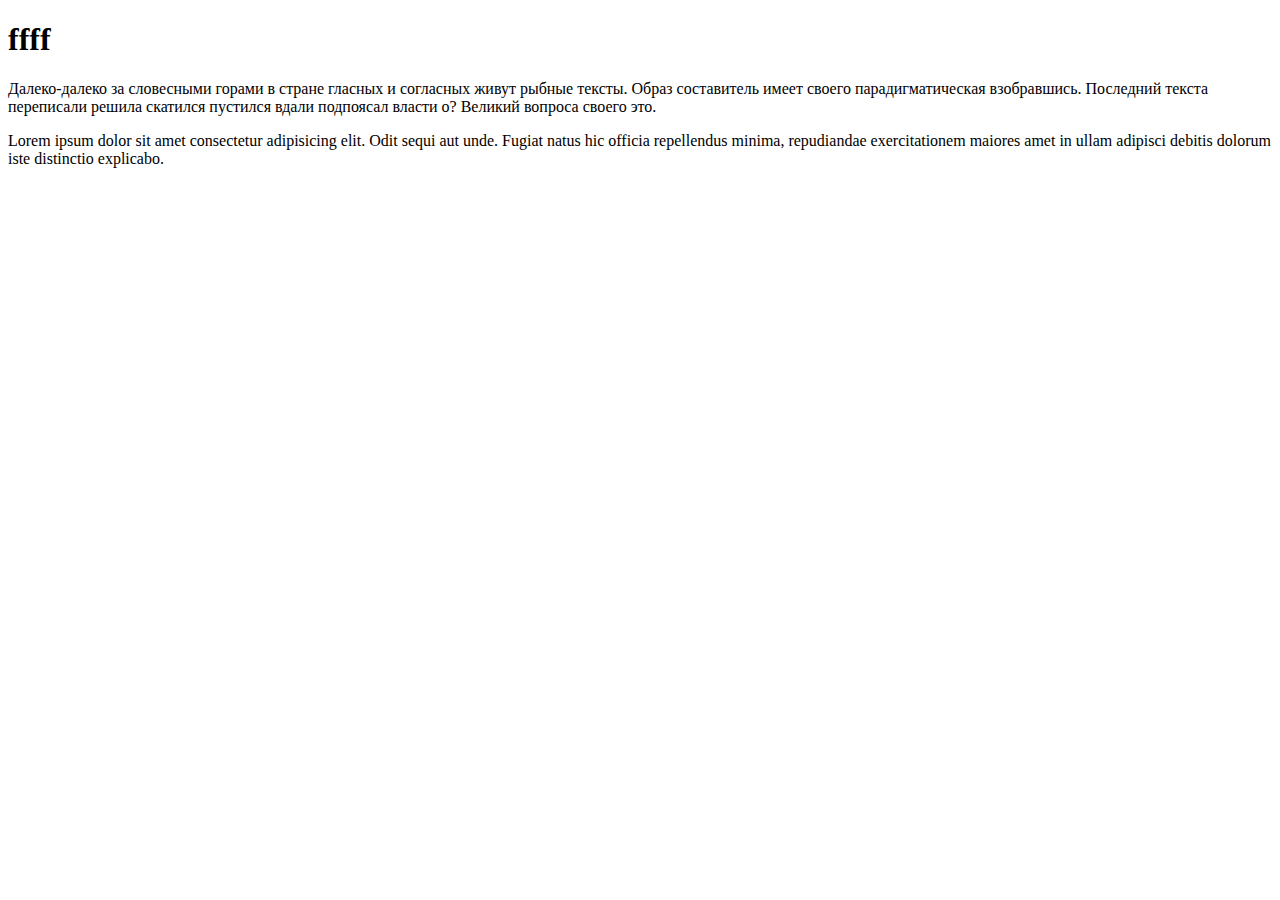
<file: index.html>
<!DOCTYPE html>
<html lang="en">

<head>
   <meta charset="UTF-8">
   <meta http-equiv="X-UA-Compatible" content="IE=edge">
   <meta name="viewport" content="width=device-width, initial-scale=1.0">
   <title>Document</title>
</head>

<body>
   <h1>ffff</h1>
   <p>Далеко-далеко за словесными горами в стране гласных и согласных живут рыбные тексты. Образ составитель имеет
      своего парадигматическая взобравшись. Последний текста переписали решила скатился пустился вдали подпоясал власти
      о? Великий вопроса своего это.</p>
   <p>Lorem ipsum dolor sit amet consectetur adipisicing elit. Odit sequi aut unde. Fugiat natus hic officia repellendus
      minima, repudiandae exercitationem maiores amet in ullam adipisci debitis dolorum iste distinctio explicabo.</p>
</body>

</html>
</file>
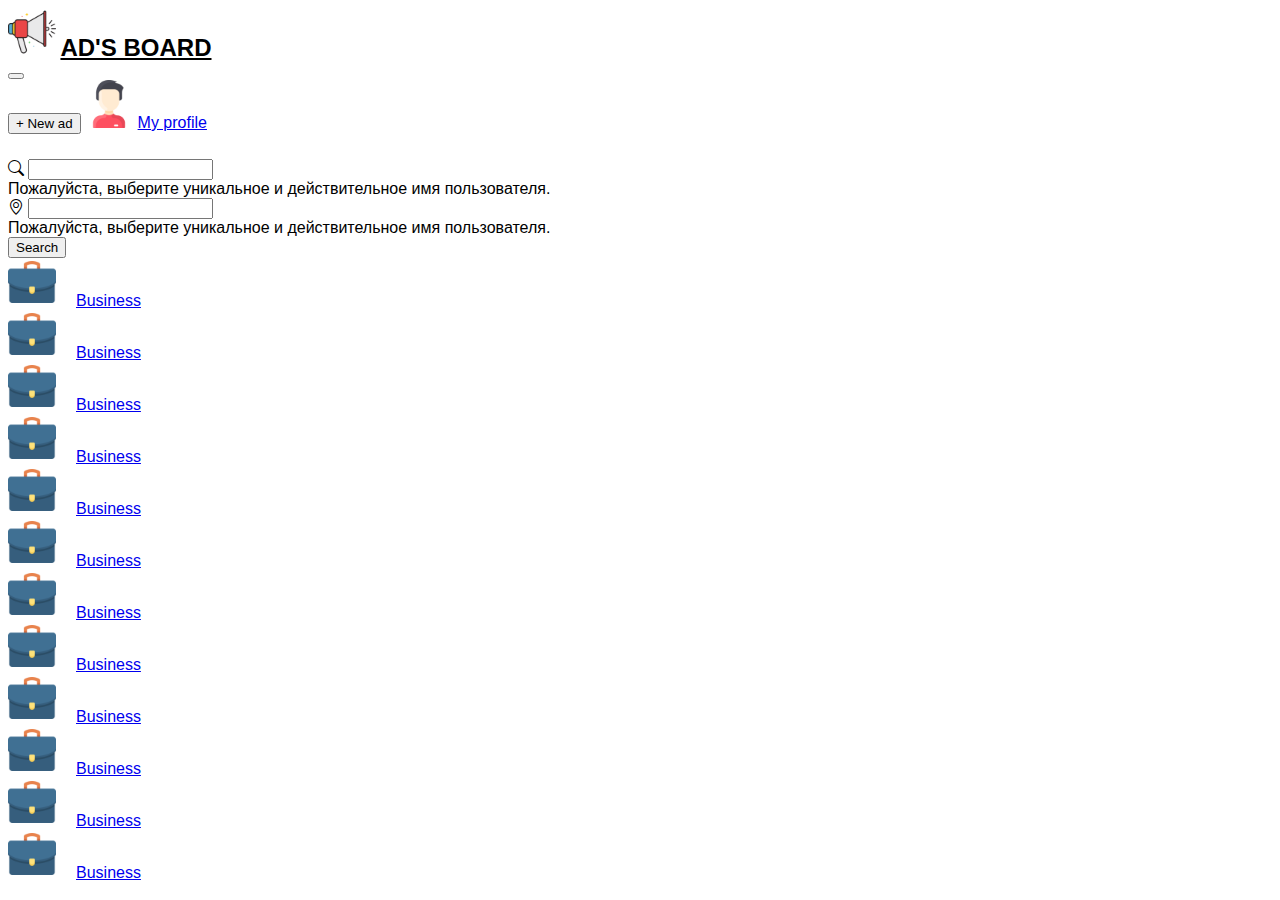
<file: Ambarcumian/bootstrap/index.html>
<!DOCTYPE html>
<html lang="en">

<head>
    <meta charset="UTF-8">
    <meta http-equiv="X-UA-Compatible" content="IE=edge">
    <meta name="viewport" content="width=device-width, initial-scale=1.0">
    <title>Document</title>
    <!-- CSS only -->
    <link href="https://cdn.jsdelivr.net/npm/bootstrap@5.1.1/dist/css/bootstrap.min.css" rel="stylesheet" integrity="sha384-F3w7mX95PdgyTmZZMECAngseQB83DfGTowi0iMjiWaeVhAn4FJkqJByhZMI3AhiU" crossorigin="anonymous">
    <link rel="stylesheet" href="https://cdn.jsdelivr.net/npm/bootstrap-icons@1.5.0/font/bootstrap-icons.css">
    <link rel="stylesheet" href="./asets/css/style.css">
</head>

<body>
    <header>
        <div class="container">
            <nav class="navbar navbar-expand-lg navbar-light bg-light">
                <div class="container-fluid nav">
                    <div class="d-flex">
                        <a class="navbar-brand" href="#"><img class="navbar__logo" src="./asets/logo/free-icon-bullhorn-1497745.png" alt=""></a>
                        <a class="nav-link active " aria-current="page" href="#">AD'S BOARD</a>
                    </div>
                    <button class="navbar-toggler" type="button" data-bs-toggle="collapse" data-bs-target="#navbarSupportedContent" aria-controls="navbarSupportedContent" aria-expanded="false" aria-label="Переключатель навигации">
                 <span class="navbar-toggler-icon"></span>
                 </button>

                    <div class="collapse nav  ms-auto navbar-collapse" id="navbarSupportedContent">

                        <div class="navbar__right__btn">
                            <button type="button" class="btn btn-warning">+ New ad</button>
                            <img class="navbar__right__logo" src="./asets/logo/man.png" alt="">
                            <a href="#">My profile</a>
                        </div>
                    </div>
                </div>

            </nav>
        </div>
    </header>

    <section class="search p-3 container">
        <div class="container">
            <div class="row">
                <div class="col-5">
                    <div class=" input-group has-validation">
                        <span class="input-group-text" id="validationTooltipUsernamePrepend"><i class="bi bi-search"></i></span>
                        <input type="text" class="form-control" id="validationTooltipUsername" aria-describedby="validationTooltipUsernamePrepend" required>
                        <div class="invalid-tooltip">
                            Пожалуйста, выберите уникальное и действительное имя пользователя.
                        </div>
                    </div>
                </div>
                <div class="col-5">
                    <div class="  input-group has-validation">
                        <span class="input-group-text" id="validationTooltipUsernamePrepend"><i class="bi bi-geo-alt"></i></span>
                        <input type="text" class="form-control" id="validationTooltipUsername" aria-describedby="validationTooltipUsernamePrepend" required>
                        <div class="invalid-tooltip">
                            Пожалуйста, выберите уникальное и действительное имя пользователя.
                        </div>
                    </div>
                </div>
                <button type="button" class="col-2 btn btn-primary">Search</button>
            </div>
        </div>
    </section>

    <section class="">
        <div class="container">
            <div class=" row justify-content-between">
                <div class="col-3">
                    <a class="card__link" href="#"><img class="card__img" src="./asets/logo/suitcase.png" alt="">Business</a>
                </div>
                <div class="col-3">
                    <a class="card__link" href="#"><img class="card__img" src="./asets/logo/suitcase.png" alt="">Business</a>
                </div>
                <div class="col-3">
                    <a class="card__link" href="#"><img class="card__img" src="./asets/logo/suitcase.png" alt="">Business</a>
                </div>
                <div class="col-3">
                    <a class="card__link" href="#"><img class="card__img" src="./asets/logo/suitcase.png" alt="">Business</a>
                </div>
                <div class="col-3">
                    <a class="card__link" href="#"><img class="card__img" src="./asets/logo/suitcase.png" alt="">Business</a>
                </div>
                <div class="col-3">
                    <a class="card__link" href="#"><img class="card__img" src="./asets/logo/suitcase.png" alt="">Business</a>
                </div>
                <div class="col-3">
                    <a class="card__link" href="#"><img class="card__img" src="./asets/logo/suitcase.png" alt="">Business</a>
                </div>
                <div class="col-3">
                    <a class="card__link" href="#"><img class="card__img" src="./asets/logo/suitcase.png" alt="">Business</a>
                </div>
                <div class="col-3">
                    <a class="card__link" href="#"><img class="card__img" src="./asets/logo/suitcase.png" alt="">Business</a>
                </div>
                <div class="col-3">
                    <a class="card__link" href="#"><img class="card__img" src="./asets/logo/suitcase.png" alt="">Business</a>
                </div>
                <div class="col-3">
                    <a class="card__link" href="#"><img class="card__img" src="./asets/logo/suitcase.png" alt="">Business</a>
                </div>
                <div class="col-3">
                    <a class="card__link" href="#"><img class="card__img" src="./asets/logo/suitcase.png" alt="">Business</a>
                </div>

            </div>
        </div>

    </section>
    <!-- JavaScript Bundle with Popper -->
    <script src="https://cdn.jsdelivr.net/npm/bootstrap@5.1.1/dist/js/bootstrap.bundle.min.js" integrity="sha384-/bQdsTh/da6pkI1MST/rWKFNjaCP5gBSY4sEBT38Q/9RBh9AH40zEOg7Hlq2THRZ" crossorigin="anonymous"></script>
</body>

</html>
</file>
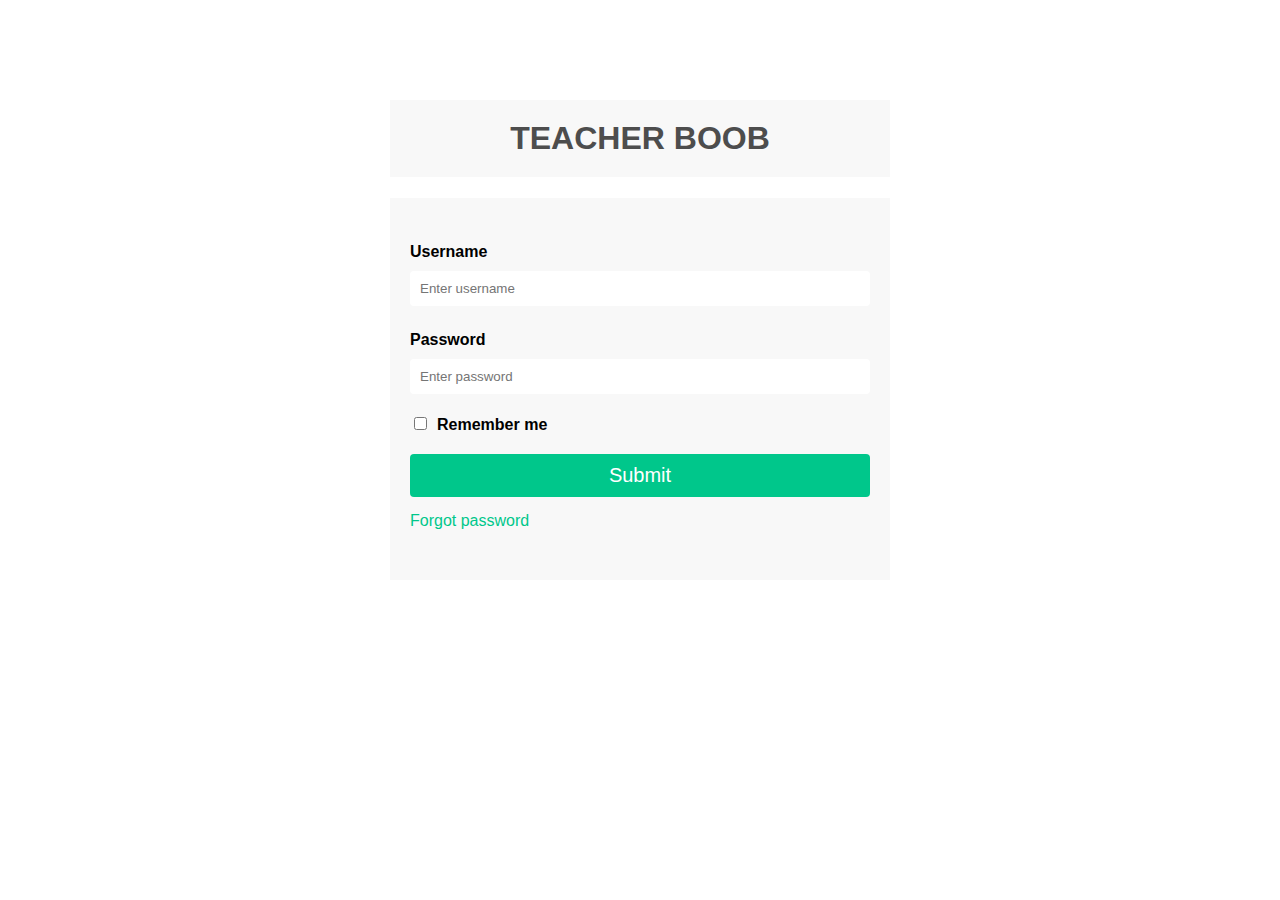
<file: Ambarcumian/form/index.html>
<!DOCTYPE html>
<html lang="en">

<head>
    <meta charset="UTF-8">
    <meta http-equiv="X-UA-Compatible" content="IE=edge">
    <meta name="viewport" content="width=device-width, initial-scale=1.0">
    <title>Teacher Book</title>
    <link rel="stylesheet" href="./asets/css/style.css">
</head>

<body>
    <div class="container">
        <div class="book">
            <h1 class="book__title">teacher boob</h1>
        </div>
        <div class="form">
            <form class="form__form" action="#">
                <label for="text">Username</label>
                <input required type="text" placeholder="Enter username">
                <label for="password">Password</label>
                <input required type="password" placeholder="Enter password">

                <div class="form__check"><input type="checkbox"><label for="checkbox">Remember me</label></div>

                <button class="form__btn">Submit</button>
                <a class="form__link" href="#">Forgot password</a>
            </form>
        </div>
    </div>
</body>

</html>
</file>
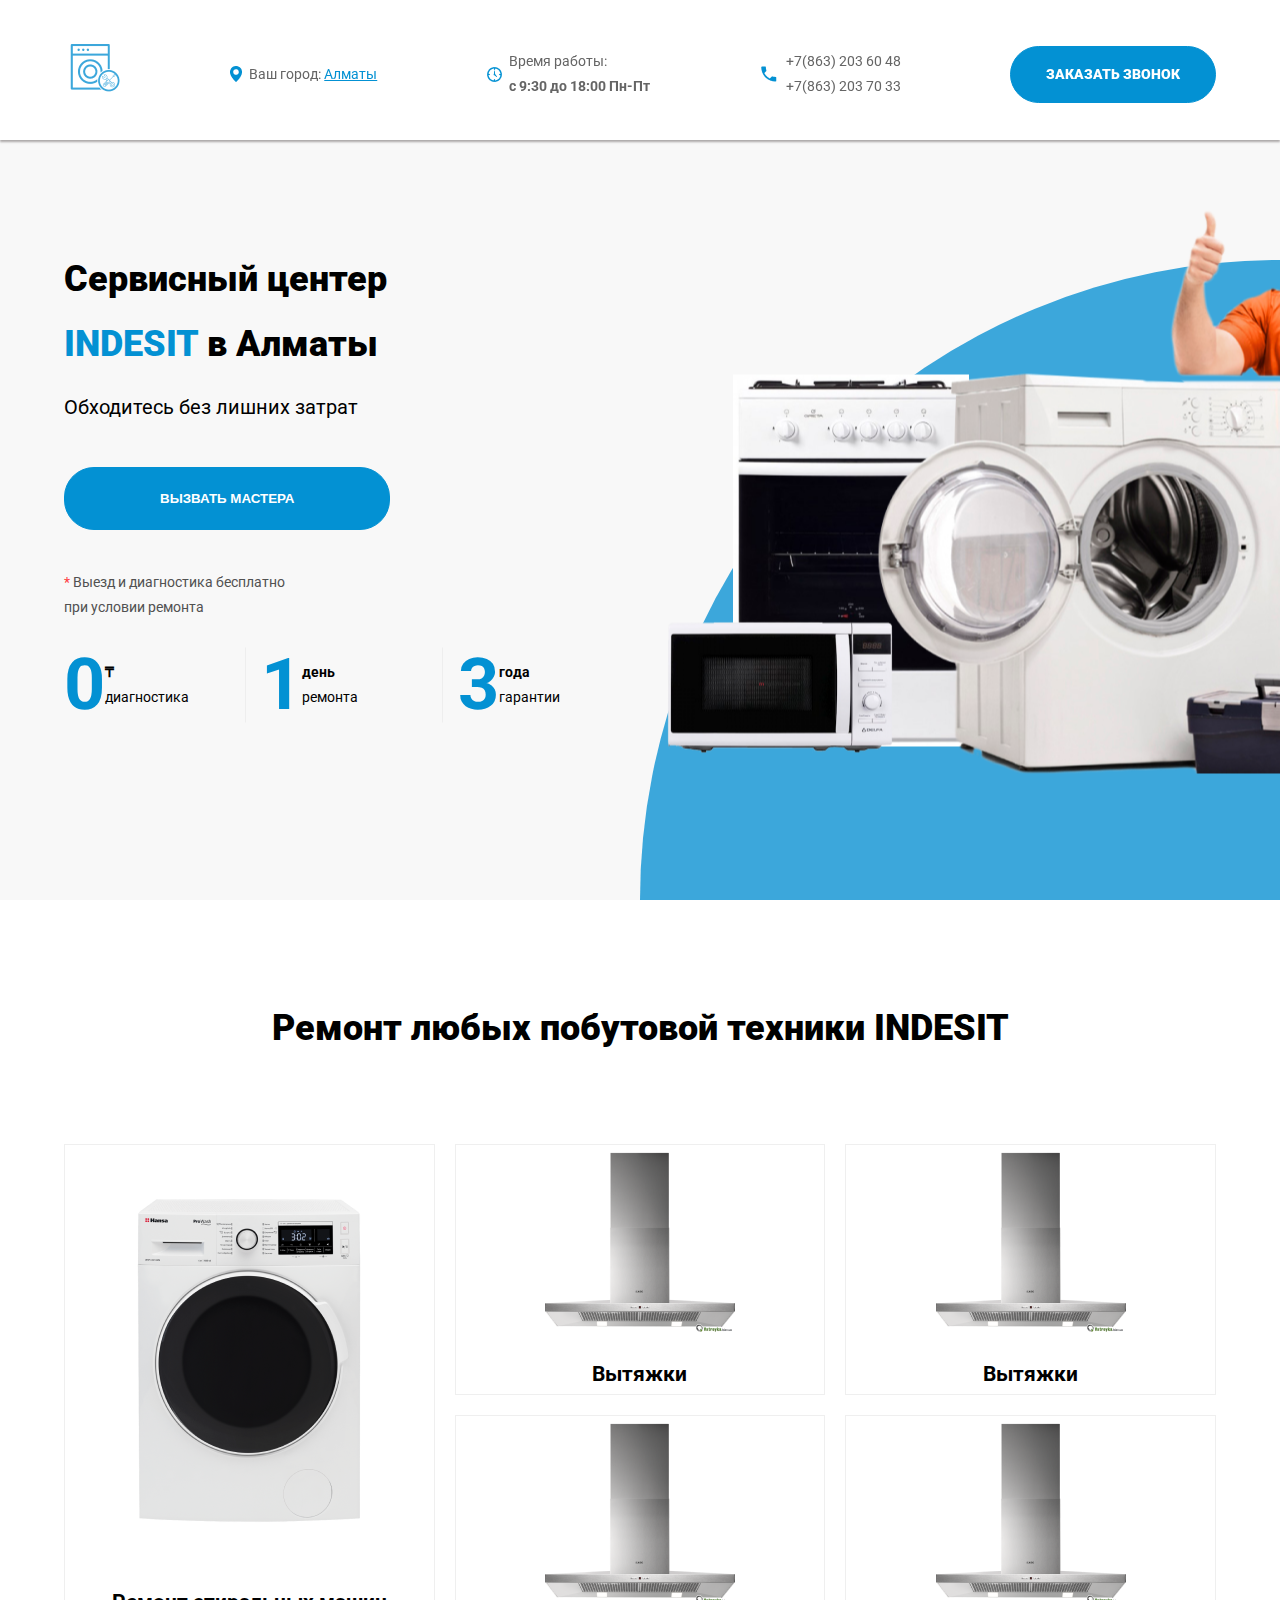
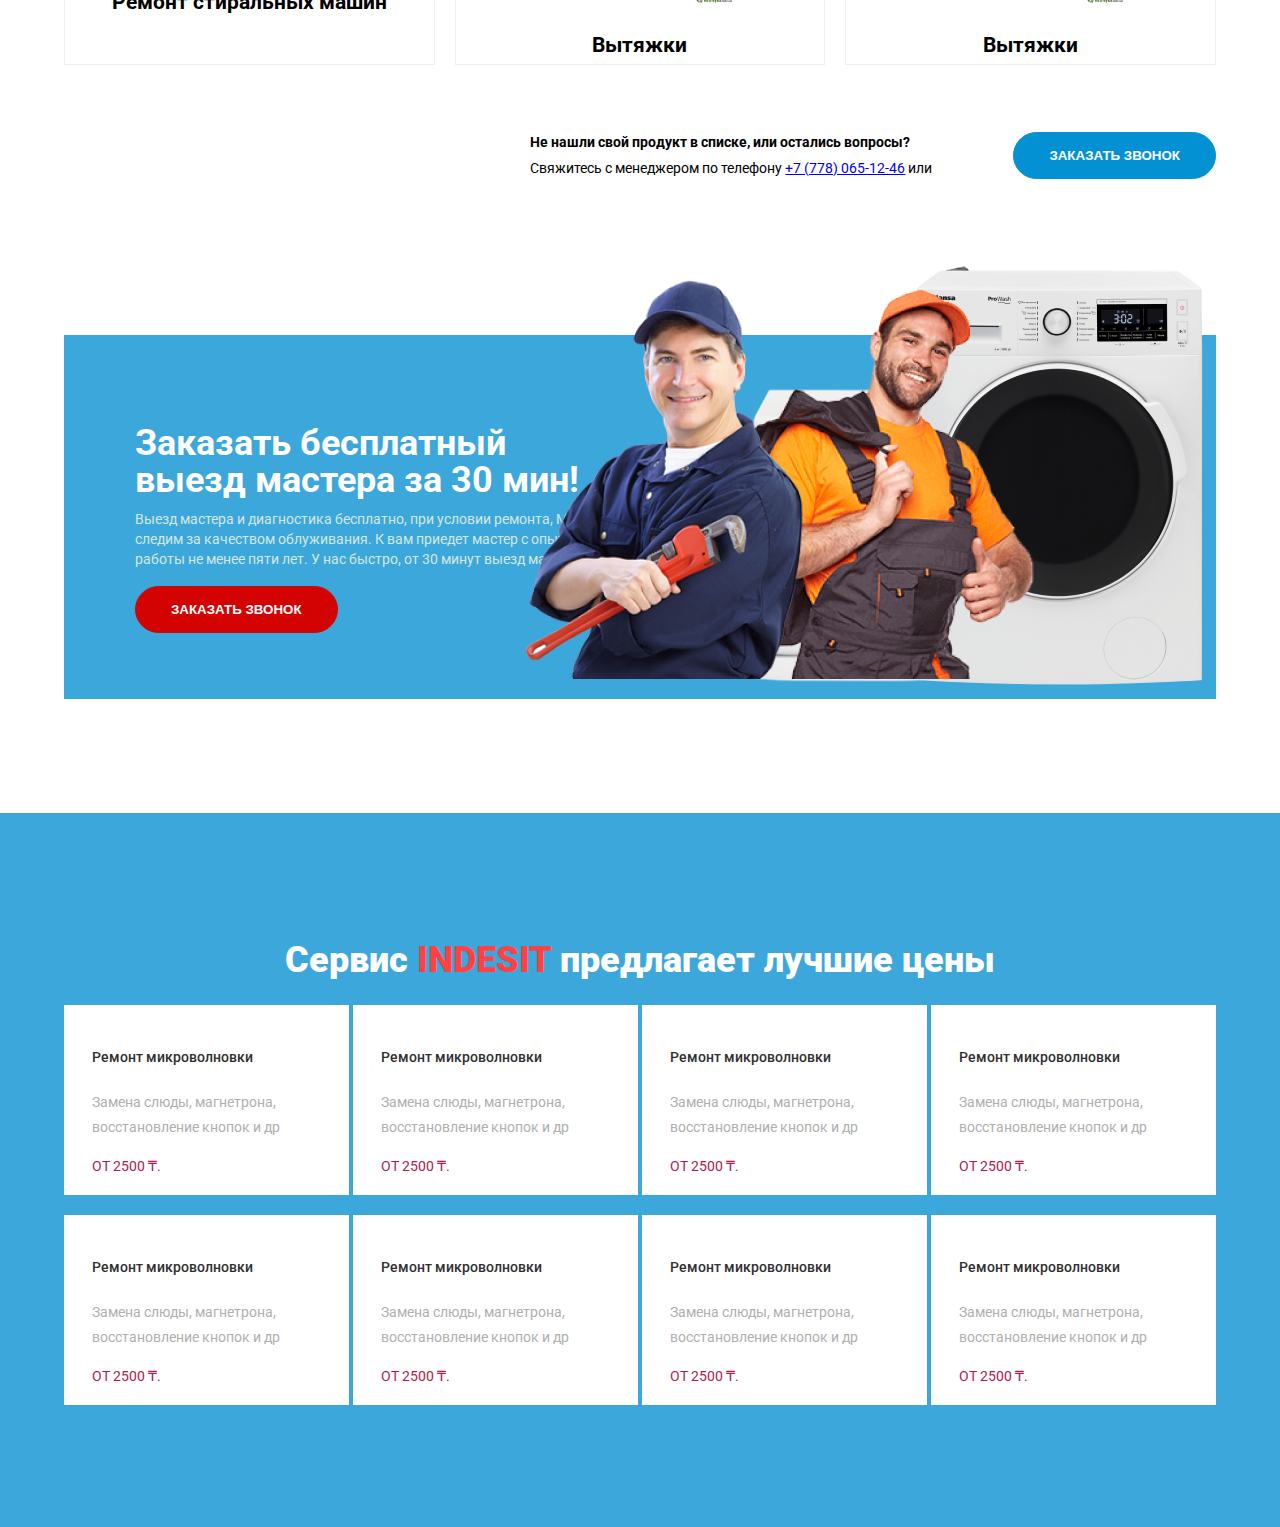
<file: Ambarcumian/less17_figma_teh/index.html>
<!DOCTYPE html>
<html lang="en">

<head>
    <meta charset="UTF-8">
    <meta http-equiv="X-UA-Compatible" content="IE=edge">
    <meta name="viewport" content="width=device-width, initial-scale=1.0">
    <title>Document</title>

    <link rel="preconnect" href="https://fonts.googleapis.com">
    <link rel="preconnect" href="https://fonts.gstatic.com" crossorigin>
    <link href="https://fonts.googleapis.com/css2?family=Roboto:ital,wght@0,100;0,300;0,400;0,500;0,700;0,900;1,100;1,300;1,400;1,500;1,700;1,900&display=swap" rel="stylesheet">


    <link rel="stylesheet" href="./assets/css/global.css">
    <link rel="stylesheet" href="./assets/css/home.css">
</head>

<body>
    <header class="header">
        <div class="header__container d-flex container">
            <a href="/" class="header__container__logo">
                <img src="./assets/image/logo.png" alt="logo">
            </a>

            <div class="header__container__item d-flex">
                <img src="./assets/image/point.png" alt="point">
                <p>Ваш город: <span class="c-blue text-underline">Алматы</span> </p>
            </div>

            <div class="header__container__item d-flex">
                <img src="./assets/image/time.png" alt="point">
                <div>
                    <p>Время работы:</p>
                    <p class="font-w-900">с 9:30 до 18:00 Пн-Пт</p>
                </div>
            </div>

            <div class="header__container__item d-flex">
                <img src="./assets/image/phone.png" alt="point">
                <div>
                    <a class="header__container__item__tel" href="tel:+78632036048">+7(863) 203 60 48</a>
                    <a class="header__container__item__tel" href="tel:+78632036048">+7(863) 203 70 33</a>
                </div>
            </div>

            <a class="header__container__btn-contact btn btn-blue" href="#">Заказать звонок</a>


        </div>
    </header>
    <main>
        <section class="hero bg-c">
            <div class="hero__container container d-flex">
                <div class="hero__container__left">
                    <h1 class="hero__container__left__title">Сервисный центер
                        <span class="c-blue">INDESIT</span> в Алматы</h1>
                    <p class="hero__container__left__text">Обходитесь без лишних затрат</p>
                    <button class="hero__container__left__btn btn btn-blue">Вызвать мастера</button>
                    <p class="hero__container__left__des"><span class="c-red">*</span> Выезд и диагностика бесплатно при условии ремонта</p>
                    <ul class="hero__container__left__list">
                        <li class="hero__container__left__list__item d-flex">
                            <h3 class="hero__container__left__list__item__title c-blue">0</h3>
                            <div>
                                <p class="hero__container__left__list__text font-w-900">₸</p>
                                <p class="hero__container__left__list__text">диагностика</p>
                            </div>
                        </li>
                        <li class="hero__container__left__list__item d-flex">
                            <h3 class="hero__container__left__list__item__title c-blue">1</h3>
                            <div>
                                <p class="hero__container__left__list__text font-w-900">день</p>
                                <p class="hero__container__left__list__text">ремонта</p>
                            </div>
                        </li>
                        <li class="hero__container__left__list__item d-flex">
                            <h3 class="hero__container__left__list__item__title c-blue">3</h3>
                            <div>
                                <p class="hero__container__left__list__text font-w-900">года</p>
                                <p class="hero__container__left__list__text">гарантии</p>
                            </div>
                        </li>
                    </ul>
                </div>
            </div>
            <img class="hero__img" src="./assets/image/main.png" alt="main">
        </section>
        <section class="product">
            <div class="container">
                <h2 class="product__title">Ремонт любых побутовой техники INDESIT</h2>
                <div class="product__grid">
                    <div class="card">
                        <img class="card__img" src="./assets/image/product/card1.png" alt="Ремонт стиральных машин" loadind="lazy">
                        <h2 class="card__title">Ремонт стиральных машин</h2>
                    </div>
                    <div class="card">
                        <img class="card__img" src="./assets/image/product/card2.png" alt="Вытяжки" loadind="lazy">
                        <h2 class="card__title">Вытяжки</h2>
                    </div>
                    <div class="card">
                        <img class="card__img" src="./assets/image/product/card2.png" alt="Вытяжки" loadind="lazy">
                        <h2 class="card__title">Вытяжки</h2>
                    </div>
                    <div class="card">
                        <img class="card__img" src="./assets/image/product/card2.png" alt="Вытяжки" loadind="lazy">
                        <h2 class="card__title">Вытяжки</h2>
                    </div>
                    <div class="card">
                        <img class="card__img" src="./assets/image/product/card2.png" alt="Вытяжки" loadind="lazy">
                        <h2 class="card__title">Вытяжки</h2>
                    </div>
                </div>

                <div class="product__contact d-flex">
                    <div>
                        <h4 class="product__contact__title">Не нашли свой продукт в списке, или остались вопросы?</h4>
                        <p class="product__contact__text">Свяжитесь с менеджером по телефону <a href="tel:+7 (778) 065-12-46">+7 (778) 065-12-46</a> или</p>
                    </div>
                    <button class="product__contact__btn btn btn-blue">Заказать звонок</button>
                </div>
                <div class="product__men">
                    <div class="product__men__left">
                        <h2 class="product__men__left__title">Заказать бесплатный выезд мастера за 30 мин!</h2>
                        <p class="product__men__left__text">Выезд мастера и диагностика бесплатно, при условии ремонта, Мы следим за качеством облуживания. К вам приедет мастер с опытом работы не менее пяти лет. У нас быстро, от 30 минут выезд мастера.
                        </p>
                        <button class="product__men__left__btn btn btn-red">Заказать звонок</button>
                    </div>
                    <img class="product__men__img" src="./assets/image/product/Group 51.png" alt="men" loading="lazy">
                </div>
            </div>
        </section>
        <section class="service">
            <div class="container">
                <h2 class="service__title">Сервис <span>INDESIT</span> предлагает лучшие цены</h2>
                <div class="service__card">
                    <div class="service__card__item">
                        <h4 class="service__card__title">Ремонт микроволновки</h4>
                        <p class="service__card__text">Замена слюды, магнетрона, восстановление кнопок и др</p>
                        <p class="service__card__text__price">ОТ 2500 ₸.</p>
                    </div>
                    <div class="service__card__item">
                        <h4 class="service__card__title">Ремонт микроволновки</h4>
                        <p class="service__card__text">Замена слюды, магнетрона, восстановление кнопок и др</p>
                        <p class="service__card__text__price">ОТ 2500 ₸.</p>
                    </div>
                    <div class="service__card__item">
                        <h4 class="service__card__title">Ремонт микроволновки</h4>
                        <p class="service__card__text">Замена слюды, магнетрона, восстановление кнопок и др</p>
                        <p class="service__card__text__price">ОТ 2500 ₸.</p>
                    </div>
                    <div class="service__card__item">
                        <h4 class="service__card__title">Ремонт микроволновки</h4>
                        <p class="service__card__text">Замена слюды, магнетрона, восстановление кнопок и др</p>
                        <p class="service__card__text__price">ОТ 2500 ₸.</p>
                    </div>
                    <div class="service__card__item">
                        <h4 class="service__card__title">Ремонт микроволновки</h4>
                        <p class="service__card__text">Замена слюды, магнетрона, восстановление кнопок и др</p>
                        <p class="service__card__text__price">ОТ 2500 ₸.</p>
                    </div>
                    <div class="service__card__item">
                        <h4 class="service__card__title">Ремонт микроволновки</h4>
                        <p class="service__card__text">Замена слюды, магнетрона, восстановление кнопок и др</p>
                        <p class="service__card__text__price">ОТ 2500 ₸.</p>
                    </div>
                    <div class="service__card__item">
                        <h4 class="service__card__title">Ремонт микроволновки</h4>
                        <p class="service__card__text">Замена слюды, магнетрона, восстановление кнопок и др</p>
                        <p class="service__card__text__price">ОТ 2500 ₸.</p>
                    </div>
                    <div class="service__card__item">
                        <h4 class="service__card__title">Ремонт микроволновки</h4>
                        <p class="service__card__text">Замена слюды, магнетрона, восстановление кнопок и др</p>
                        <p class="service__card__text__price">ОТ 2500 ₸.</p>
                    </div>
                </div>
            </div>

        </section>
    </main>
</body>

</html>
</file>
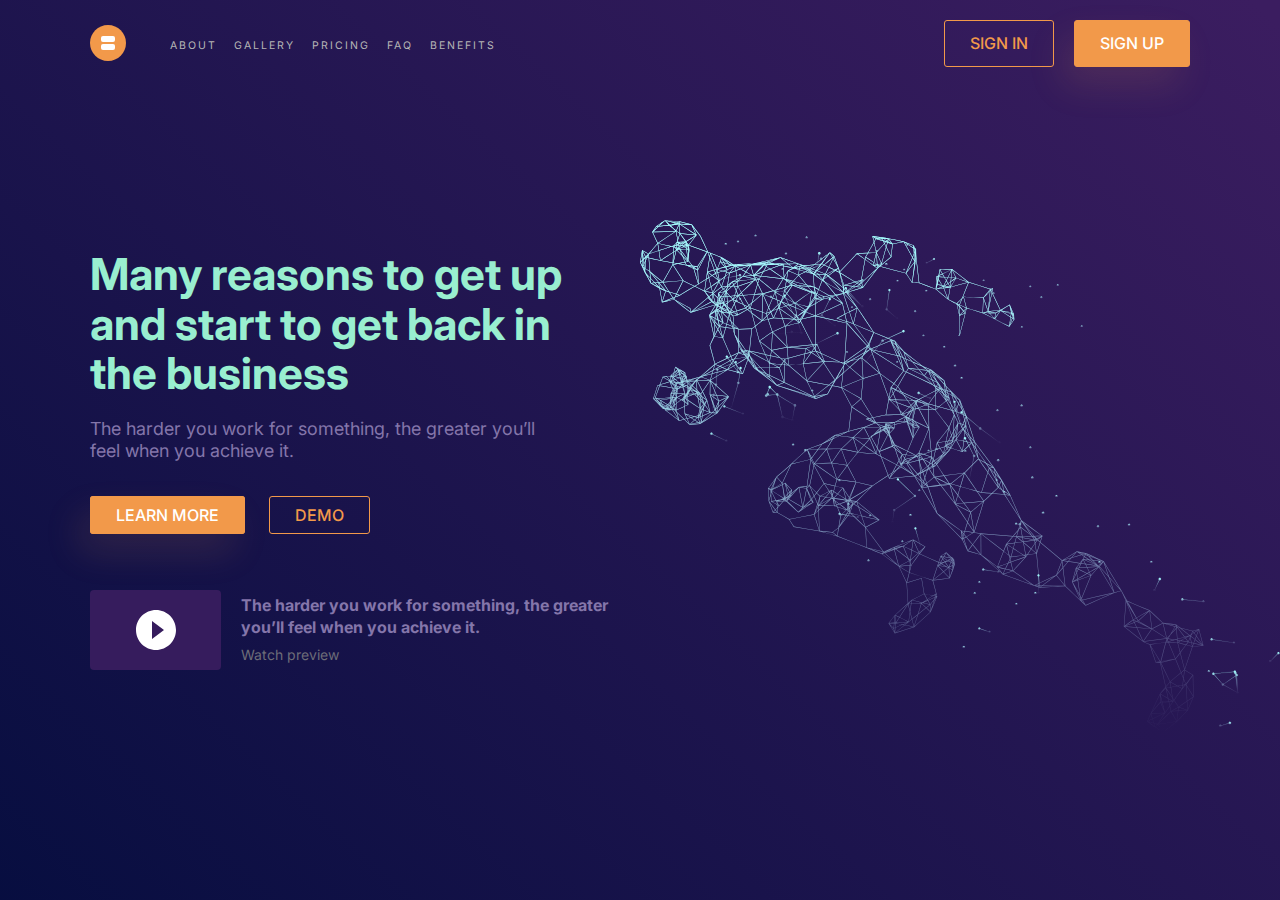
<file: Ambarcumian/less18_figma/index.html>
<!DOCTYPE html>
<html lang="en">

<head>
    <meta charset="UTF-8">
    <meta http-equiv="X-UA-Compatible" content="IE=edge">
    <meta name="viewport" content="width=device-width, initial-scale=1.0">
    <title>Document</title>

    <link rel="preconnect" href="https://fonts.googleapis.com">
    <link rel="preconnect" href="https://fonts.gstatic.com" crossorigin>
    <link href="https://fonts.googleapis.com/css2?family=Inter:wght@100;200;300;400;500;600;700;800;900&display=swap" rel="stylesheet">



    <link rel="stylesheet" href="./assets/css/global.css">
    <link rel="stylesheet" href="./assets/css/home.css">
</head>

<body>
    <header class="header">
        <div class="header__container d-flex container">
            <a href="/" class="header__container__logo"><svg width="36" height="36" viewBox="0 0 36 36" fill="none" xmlns="http://www.w3.org/2000/svg">
                <path d="M18 36C27.9411 36 36 27.9411 36 18C36 8.05887 27.9411 0 18 0C8.05887 0 0 8.05887 0 18C0 27.9411 8.05887 36 18 36Z" fill="#F2994A"/>
                <rect x="11" y="11" width="14" height="6" rx="2" fill="white"/>
                <rect x="11" y="19" width="14" height="6" rx="2" fill="white"/>
                </svg>
            </a>
            <nav class="header__container_nav">
                <ul class="header__container__nav__list d-flex">
                    <li class="header__container__nav__item">
                        <a href="#" class="header__container__nav__list__item__link">About</a>
                    </li>
                    <li class="header__container__nav__item">
                        <a href="#" class="header__container__nav__list__item__link">Gallery </a>
                    </li>
                    <li class="header__container__nav__item">
                        <a href="#" class="header__container__nav__list__item__link">Pricing</a>
                    </li>
                    <li class="header__container__nav__item">
                        <a href="#" class="header__container__nav__list__item__link">FAQ</a>
                    </li>
                    <li class="header__container__nav__item">
                        <a href="#" class="header__container__nav__list__item__link">Benefits</a>
                    </li>
                </ul>
            </nav>
            <div class="header__container__right d-flex">
                <a href="/login" class="header__container__right__btn btn btn-orange-border">Sign In</a>
                <a href="/login" class="header__container__right__btn btn btn-orange">Sign Up</a>
            </div>
        </div>
    </header>
    <main>
        <section class="hero">
            <div class="container">
                <div class="hero__left">
                    <h1 class="hero__left__title">Many reasons to get up and start to get back in the business </h1>
                    <p class="hero__left__des">The harder you work for something, the greater you’ll feel when you achieve it.</p>
                    <a href="#" class="hero__left__des__btn btn btn-orange">Learn More</a>
                    <a href="#" class="hero__left__des__btn btn btn-orange-border">Demo</a>
                    <div class="hero__left__video">
                        <button class="hero__left__video__btn btn">
                            <svg viewBox="0 0 48 48" fill="none" xmlns="http://www.w3.org/2000/svg">
                                <path fill-rule="evenodd" clip-rule="evenodd" d="M4 24C4 12.96 12.96 4 24 4C35.04 4 44 12.96 44 24C44 35.04 35.04 44 24 44C12.96 44 4 35.04 4 24ZM32 24L20 15V33L32 24Z" fill="currentcolor"/>
                                </svg>
                        </button>
                        <div>
                            <h5 class="hero__left__video__title">The harder you work for something, the greater you’ll feel when you achieve it.</h5>
                            <p class="hero__left__video__des">Watch preview</p>
                        </div>
                    </div>
                </div>
            </div>
            <img class="hero__vector" src="./assets/image/Vector.svg" alt="">

        </section>
    </main>
</body>

</html>
</file>
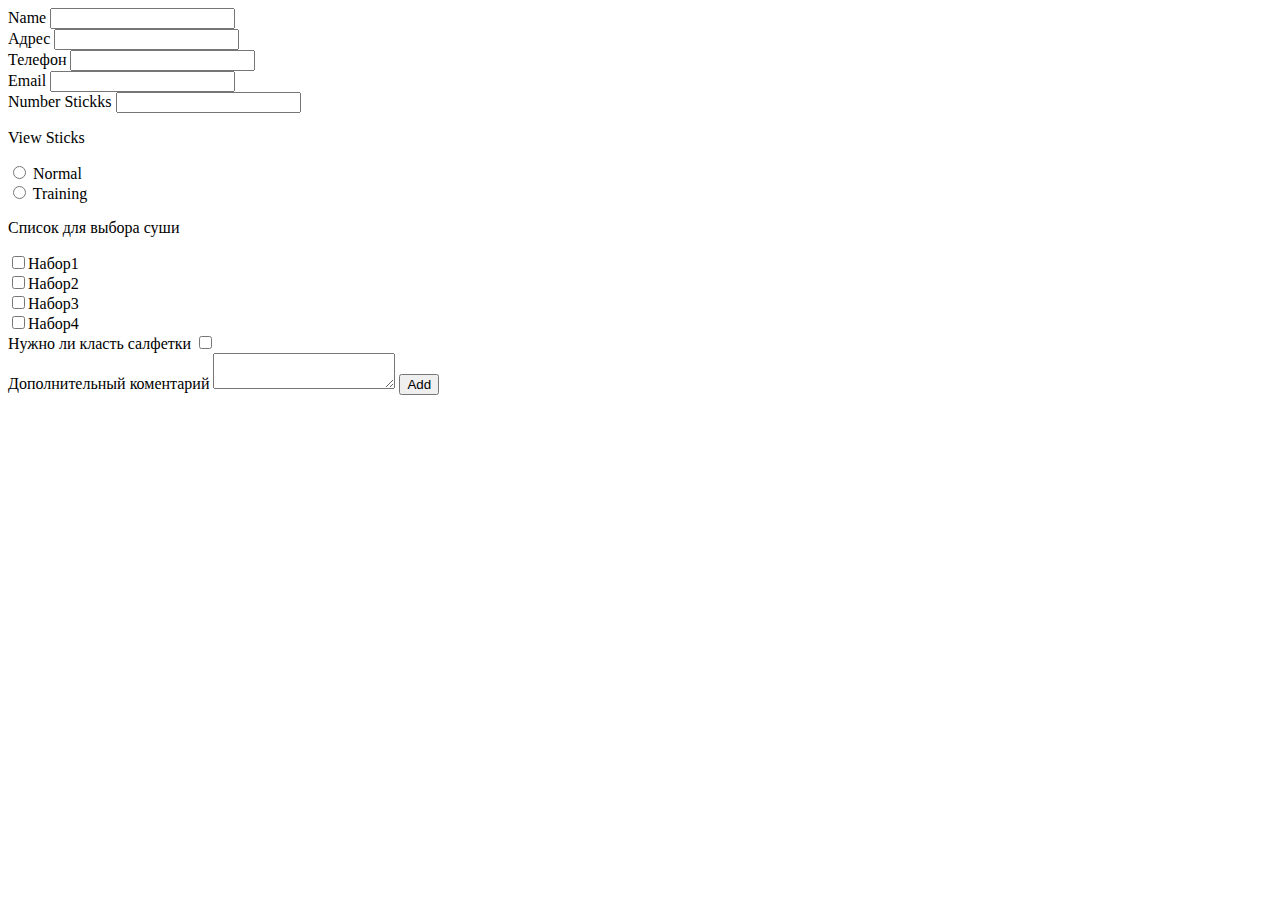
<file: Ambarcumian/temp/index.html>
<!DOCTYPE html>
<html lang="en">

<head>
    <meta charset="UTF-8">
    <meta http-equiv="X-UA-Compatible" content="IE=edge">
    <meta name="viewport" content="width=device-width, initial-scale=1.0">
    <title>Document</title>
    <link rel="stylesheet" href="./asets/css/style.css">
</head>

<body>
    <form action="">
        <div>
            <label for="name">Name</label>
            <input type="text" id="name">
        </div>
        <div>
            <label for="ad">Адрес</label>
            <input type="text" id="ad">
        </div>
        <div>
            <label for="phone">Телефон</label>
            <input type="text" id="phone">
        </div>
        <div>
            <label for="email">Email</label>
            <input type="email" name="email" id="email" class="email">
        </div>
        <div>
            <label for="numberstickks">Number Stickks</label>
            <input type="number" name="numberstickks" id="numberstickks">
        </div>
        <div>
            <p>View Sticks</p>
            <input type="radio" name="ViewSticks" id="ViewSticks-normal">
            <label for="ViewSticks-normal">Normal</label>
            <br>
            <input type="radio" name="ViewSticks" id="ViewSticks">
            <label for="ViewSticks-training">Training</label>
        </div>
        <p>Список для выбора суши</p>
        <div>
            <label for="">
            <input type="checkbox" name="sushi" id="" value="Набор1">Набор1
            </label>
        </div>
        <div>
            <label for="">
            <input type="checkbox" name="sushi" id="" value="Набор2">Набор2
            </label>
        </div>
        <div>
            <label for="">
            <input type="checkbox" name="sushi" id="" value="Набор3">Набор3
            </label>
        </div>
        <div>
            <label for="">
            <input type="checkbox" name="sushi" id="" value="Набор4">Набор4
            </label>
        </div>
        <div>
            <label for="napkins">Нужно ли класть салфетки</label>
            <input type="checkbox" name="napkins" id="napkins">
        </div>
        <div>
            <label for="comment">Дополнительный коментарий</label>
            <textarea name="comment"></textarea>
            <button>Add</button>
        </div>
    </form>
</body>

</html>
</file>
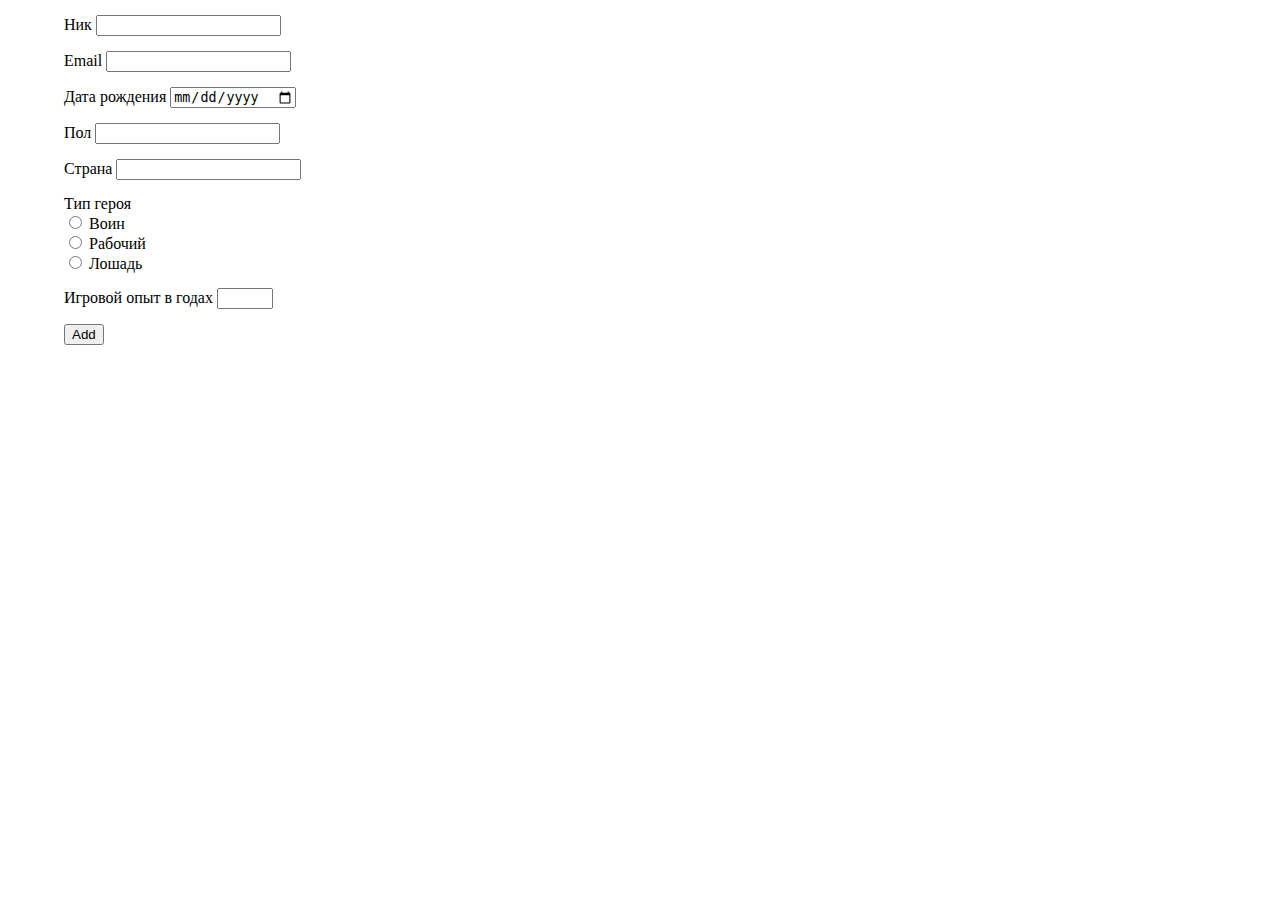
<file: Ambarcumian/Формы2/index.html>
<!DOCTYPE html>
<html lang="en">

<head>
    <meta charset="UTF-8">
    <meta http-equiv="X-UA-Compatible" content="IE=edge">
    <meta name="viewport" content="width=device-width, initial-scale=1.0">
    <title>Document</title>
    <link rel="stylesheet" href="./asets/css/style.css">
</head>

<body>
    <div class="container">
        <form action="">
            <div class="nic">
                <label for="nic">Ник</label>
                <input type="text" name="nic" id="nic">
            </div>
            <div class="email">
                <label for="email">Email</label>
                <input type="email" name="email" id="email">
            </div>
            <div class="date">
                <label for="date">Дата рождения</label>
                <input type="date" name="date" id="date">
            </div>
            <div class="sex">
                <label for="sex">Пол</label>
                <input type="text" name="sex" id="sex">
            </div>
            <div class="coutry">
                <label for="coutry">Страна</label>
                <input type="text" name="coutry" id="coutry" list="coutry-list">
                <datalist id="coutry-list">
                <option>Украина</option>
                <option>Германия</option>
                <option>Польща</option>
                <option>Италия</option>
            </datalist>
            </div>
            <div class="type">
                <p>Тип героя</p>
                <input type="radio" name="type" id="" value="Воин">
                <label for="type">Воин</label>
                <br>
                <input type="radio" name="type" id="" value="Рабочий">
                <label for="type">Рабочий</label>
                <br>
                <input type="radio" name="type" id="" value="Лошадь">
                <label for="type">Лошадь</label>
                <br>

            </div>
            <div class="experience">
                <label for="experience">Игровой опыт в годах</label>
                <input type="number" min="0" max="60" name="experience" id="experience">
            </div>
            <button>Add</button>
        </form>
    </div>
</body>

</html>
</file>
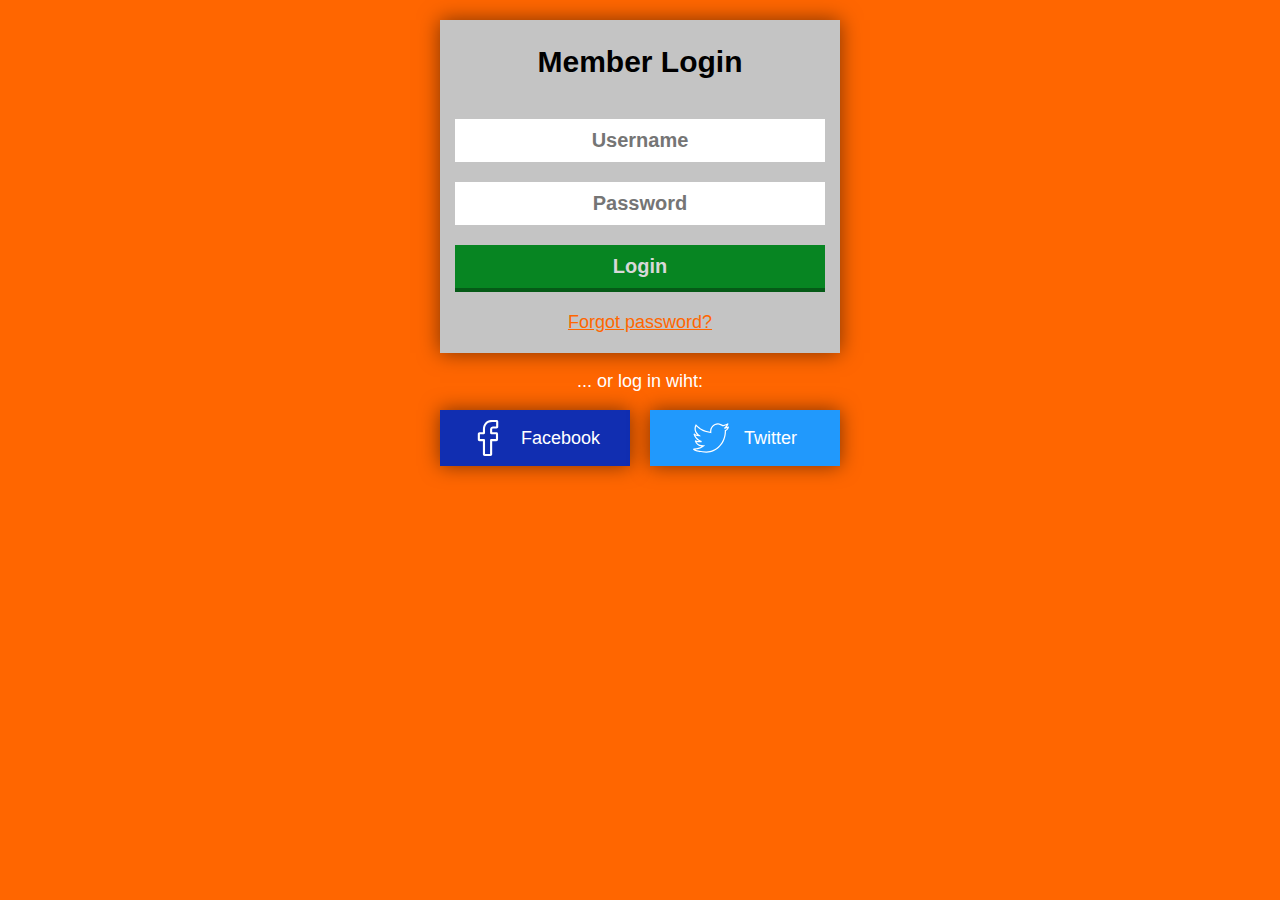
<file: Ambarcumian/Формы3/index.html>
<!DOCTYPE html>
<html lang="en">

<head>
    <meta charset="UTF-8">
    <meta http-equiv="X-UA-Compatible" content="IE=edge">
    <meta name="viewport" content="width=device-width, initial-scale=1.0">
    <title>Document</title>
    <link rel="stylesheet" href="./asets/css/style.css">
</head>

<body>
    <section class="form">
        <div class="container">
            <form class="form__center">
                <h1>Member Login</h1>
                <input class="form__username" type="text" placeholder="Username">
                <br>
                <input class="form__password" type="password" name="password" id="password" placeholder="Password">
                <br>
                <button class="btn__login">Login</button>
                <a href="#" class="form__center__item">Forgot password?</a>
            </form>

            <p class="form__soc__item">... or log in wiht:</p>
            <div class="form__soc">
                <button class="btn__fs">
                    <svg viewBox="-110 1 511 511.99996" xmlns="http://www.w3.org/2000/svg"> <path fill="currentColor" d="m180 512h-81.992188c-13.695312 0-24.835937-11.140625-24.835937-24.835938v-184.9375h-47.835937c-13.695313 0-24.835938-11.144531-24.835938-24.835937v-79.246094c0-13.695312 11.140625-24.835937 24.835938-24.835937h47.835937v-39.683594c0-39.347656 12.355469-72.824219 35.726563-96.804688 23.476562-24.089843 56.285156-36.820312 94.878906-36.820312l62.53125.101562c13.671875.023438 24.792968 11.164063 24.792968 24.835938v73.578125c0 13.695313-11.136718 24.835937-24.828124 24.835937l-42.101563.015626c-12.839844 0-16.109375 2.574218-16.808594 3.363281-1.152343 1.308593-2.523437 5.007812-2.523437 15.222656v31.351563h58.269531c4.386719 0 8.636719 1.082031 12.289063 3.121093 7.878906 4.402344 12.777343 12.726563 12.777343 21.722657l-.03125 79.246093c0 13.6875-11.140625 24.828125-24.835937 24.828125h-58.46875v184.941406c0 13.695313-11.144532 24.835938-24.839844 24.835938zm-76.8125-30.015625h71.632812v-193.195313c0-9.144531 7.441407-16.582031 16.582032-16.582031h66.726562l.027344-68.882812h-66.757812c-9.140626 0-16.578126-7.4375-16.578126-16.582031v-44.789063c0-11.726563 1.191407-25.0625 10.042969-35.085937 10.695313-12.117188 27.550781-13.515626 39.300781-13.515626l36.921876-.015624v-63.226563l-57.332032-.09375c-62.023437 0-100.566406 39.703125-100.566406 103.609375v53.117188c0 9.140624-7.4375 16.582031-16.578125 16.582031h-56.09375v68.882812h56.09375c9.140625 0 16.578125 7.4375 16.578125 16.582031zm163.0625-451.867187h.003906zm0 0"/></svg>
                    Facebook</button>
                <button class="btn__tw">
                   
<svg version="1.1" id="Layer_1" xmlns="http://www.w3.org/2000/svg" xmlns:xlink="http://www.w3.org/1999/xlink" x="0px" y="0px"
	 viewBox="0 0 511.271 511.271" style="enable-background:new 0 0 511.271 511.271;" xml:space="preserve">
<g>
	<g>
		<path fill="currentColor" d="M508.342,94.243c-2.603-2.603-6.942-3.471-10.414-2.603l-17.356,6.075c10.414-12.149,17.356-25.166,21.695-37.315
			c1.736-4.339,0.868-7.81-1.736-10.414c-2.603-2.603-6.942-3.471-10.414-1.736c-24.298,10.414-45.125,19.092-62.481,24.298
			c0,0.868-0.868,0-1.736,0c-13.885-7.81-47.729-25.166-72.027-25.166c-61.614,0.868-111.078,52.936-111.078,116.285v3.471
			c-90.251-17.356-139.715-43.39-193.519-99.797L40.6,58.663l-5.207,10.414c-29.505,56.407-8.678,107.607,25.166,142.319
			c-15.62-2.603-26.034-7.81-35.58-15.62c-3.471-2.603-7.81-3.471-12.149-0.868c-3.471,1.736-5.207,6.942-4.339,11.281
			c12.149,40.786,42.522,73.763,75.498,93.722c-15.62,0-28.637-1.736-41.654-10.414c-3.471-1.736-8.678-1.736-12.149,0.868
			s-5.207,6.942-3.471,11.281c15.62,44.258,45.993,67.688,94.59,73.763c-25.166,14.753-58.142,26.902-109.342,27.77
			c-5.207,0-9.546,3.471-11.281,7.81c-1.736,5.207,0,9.546,3.471,13.017c31.241,25.166,100.664,39.919,186.576,39.919
			c152.732,0,277.695-136.244,277.695-303.729v-2.603c19.092-9.546,34.712-27.77,42.522-52.936
			C511.813,101.185,510.945,96.846,508.342,94.243z M456.274,143.707l-5.207,1.736v14.753
			c0,157.939-117.153,286.373-260.339,286.373c-78.97,0-131.905-13.017-160.542-26.902c59.878-4.339,94.59-23.431,121.492-44.258
			l21.695-15.62h-26.034c-49.464,0-79.837-13.885-97.193-46.861c15.62,5.207,32.108,5.207,50.332,4.339
			c6.942-0.868,13.885-0.868,20.827-0.868l2.603-17.356c-32.976-9.546-72.027-39.051-91.119-78.969
			c17.356,7.81,36.447,9.546,53.803,9.546h26.902L91.8,213.999c-18.224-13.017-72.027-59.01-45.993-124.963
			c55.539,54.671,108.475,79.837,203.932,97.193l10.414,1.736v-24.298c0-53.803,41.654-98.061,93.722-98.929
			c19.959-0.868,52.936,17.356,62.481,22.563c5.207,2.603,10.414,3.471,15.62,1.736c13.017-4.339,28.637-10.414,45.993-17.356
			c-7.81,13.017-18.224,25.166-32.108,36.448c-3.471,2.603-4.339,7.81-2.603,12.149c1.736,4.339,6.942,6.075,11.281,4.339
			l33.844-11.281C482.308,124.616,472.762,137.633,456.274,143.707z"/>
	</g>
</g>

</svg>
                    Twitter</button>
            </div>
        </div>
        </div>
    </section>
</body>

</html>
</file>
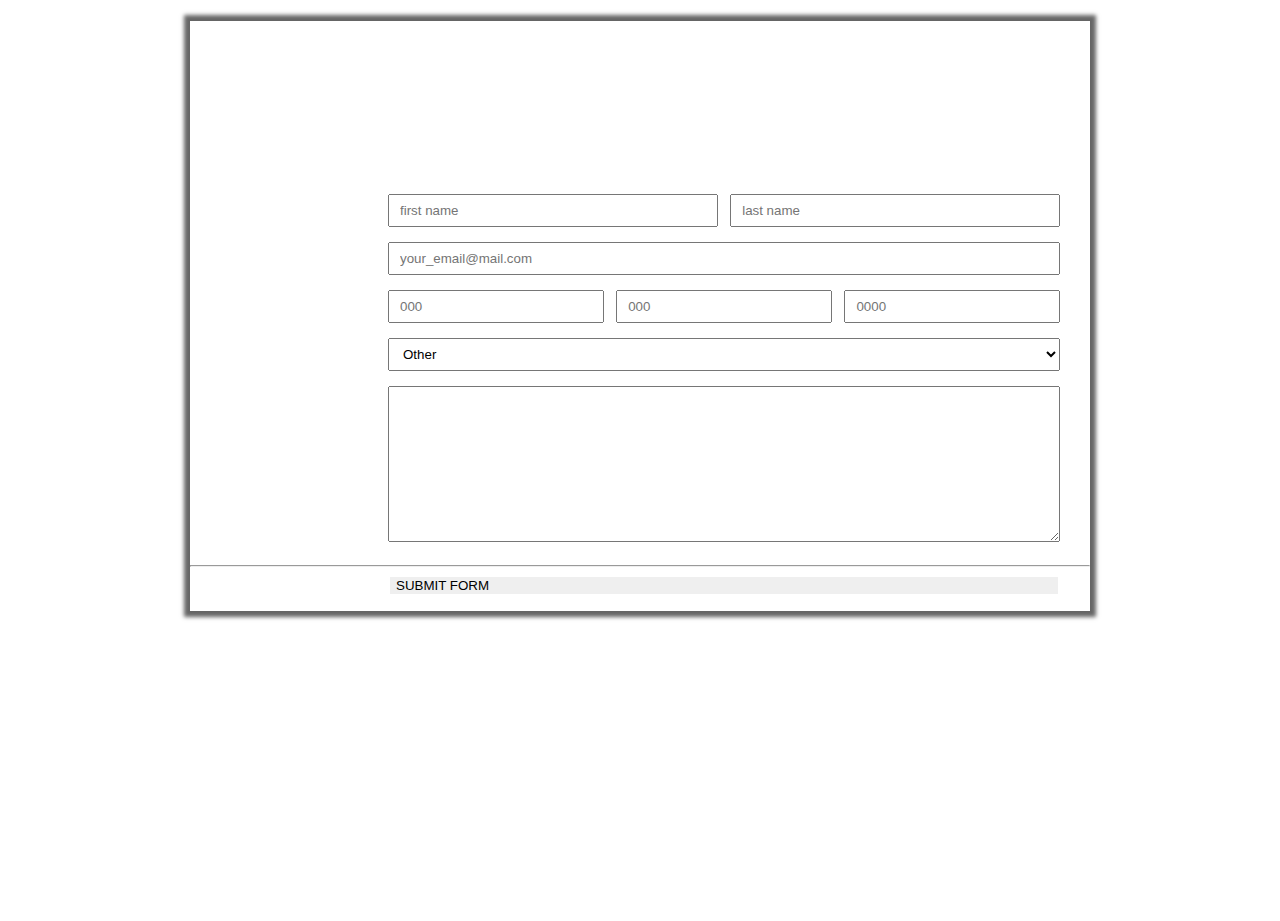
<file: Ambarcumian/Формы4/index.html>
<!DOCTYPE html>
<html lang="en">

<head>
    <meta charset="UTF-8">
    <meta http-equiv="X-UA-Compatible" content="IE=edge">
    <meta name="viewport" content="width=device-width, initial-scale=1.0">
    <title>Document</title>
    <link rel="stylesheet" href="./asets/css/style.css">

</head>

<body>
    <div class="contact">
        <div class="container">
            <div class="contact__form">
                <h1 class="contact__form__title">Contact form</h1>
                <p class="contact__form__text">Lorem ipsum dolor sit amet consectetur.</p>

                <div class="contact__form__name">
                    <label for="name">Your name</label>
                    <div class="contact__form__input">
                        <input type="text" name="name" id="name" placeholder="first name">
                        <input type="text" name="name" id="name" placeholder="last name">
                    </div>
                </div>

                <div class="contact__form__email">
                    <label for="email">Your email</label>
                    <div class="contact__form__email__input">
                        <input type="email" name="email" id="email" placeholder="your_email@mail.com">
                    </div>
                </div>

                <div class="contact__form__phone">
                    <label for="phone">Phone *</label>
                    <div class="contact__form__phone__input">
                        <input type="tel" name="phone" id="phone" placeholder="000">
                        <input type="tel" name="phone" id="phone" placeholder="000">
                        <input type="tel" name="phone" id="phone" placeholder="0000">
                    </div>
                </div>

                <div class="contact__form__subject">
                    <label for="subject">Message subject *</label>
                    <div class="contact__form__subject__select">
                        <select name="subject" id="subject">
                    <option value="">Other</option>
                    <option value="">11111D</option>
                    <option value="">22222D</option>
                    <option value="">33333D</option>
                    <option value="">44444D</option>
                         </select>
                    </div>

                </div>

                <div class="contact__form__message">
                    <label for="message">Message</label>
                    <div class="contact__form__input__message">
                        <textarea name="message" id="message" cols="30" rows="10"></textarea>
                    </div>
                </div>
                <hr>
                <div class="contact__form__btn">
                    <button class="button">SUBMIT FORM</button>
                </div>
            </div>
        </div>
    </div>
</body>

</html>
</file>
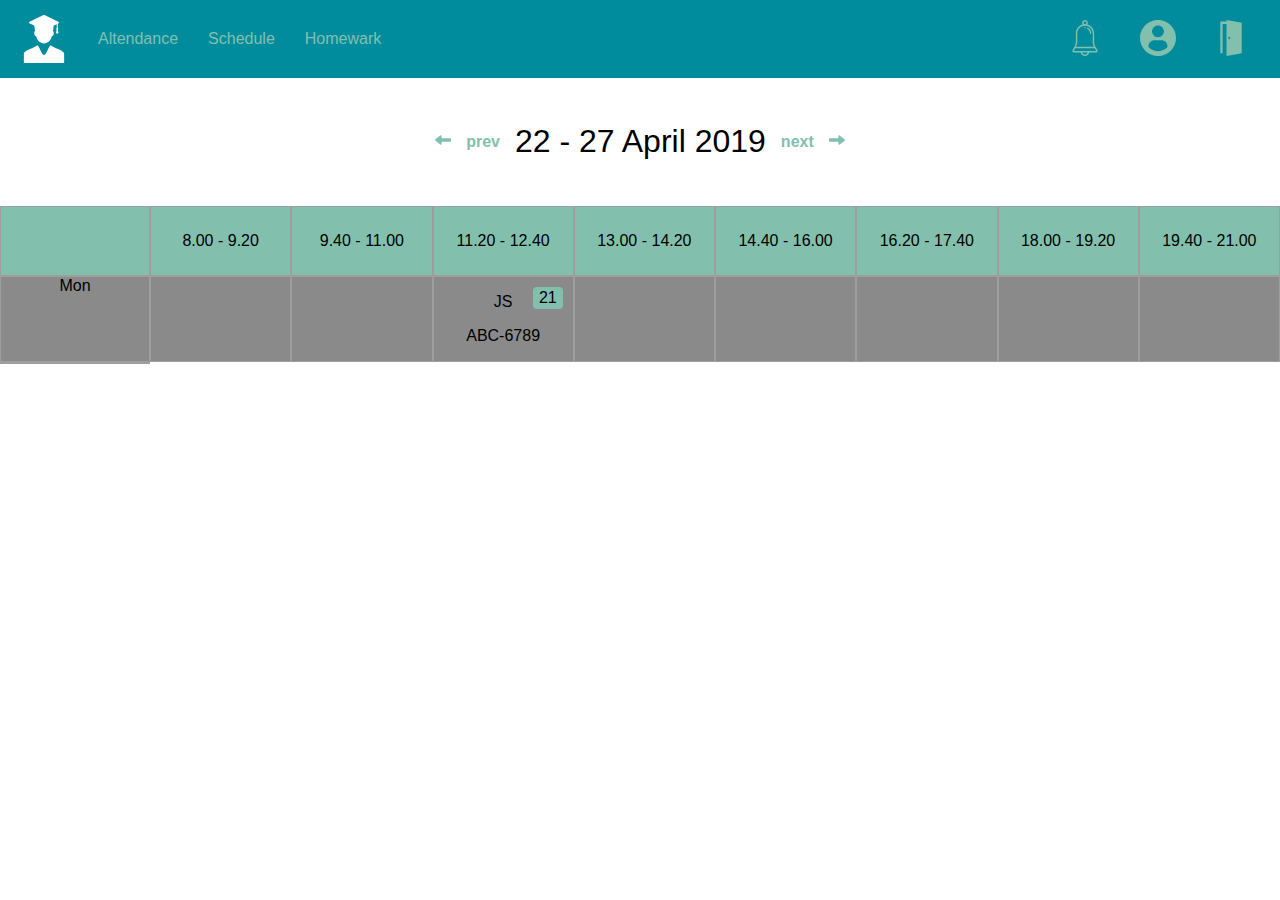
<file: Ambarcumian/form/calendar.html>
<!DOCTYPE html>
<html lang="en">

<head>
    <meta charset="UTF-8">
    <meta http-equiv="X-UA-Compatible" content="IE=edge">
    <meta name="viewport" content="width=device-width, initial-scale=1.0">
    <title>Calendar</title>
    <link rel="stylesheet" href="./asets/css/global.css">
    <link rel="stylesheet" href="./asets/css/calendar.css">
</head>

<body>
    <header class="header flex">
        <div class="header__left flex">
            <svg class="header__left__icon" version="1.1" id="Capa_1" xmlns="http://www.w3.org/2000/svg" xmlns:xlink="http://www.w3.org/1999/xlink" x="0px" y="0px" viewBox="0 0 463.902 463.902" style="enable-background:new 0 0 463.902 463.902;" xml:space="preserve">
       <g>
           <g id="Layer_2_9_">
               <g>
                   <path d="M90.722,80.25c4.478,2.52,34.62,17.082,49.182,24.094c0.057,5.652,0.182,15.426,0.374,15.592
                       c1.605,13.996,4.36,29.545,5.158,33.936c-1.324,0.734-8.129,5.184-8.129,19.025c0.006,0.078,0.013,0.15,0.019,0.229
                       c-0.01,0.363-0.019,0.729-0.019,1.105c2.929,38.471,18.229,21.891,21.384,38.742c5.248,28.018,30.056,48.289,45.498,55.287
                       c8.925,4.043,18.11,6.105,27.763,6.303c9.653-0.197,18.838-2.26,27.763-6.303c15.442-6.998,40.25-27.27,45.498-55.287
                       c3.155-16.852,18.455-0.271,21.385-38.742c0-0.377-0.01-0.742-0.02-1.105c0.006-0.078,0.013-0.15,0.02-0.229
                       c0-13.842-6.807-18.291-8.13-19.025c0.799-4.391,3.554-19.939,5.158-33.936c0.191-0.166,0.317-9.939,0.374-15.592
                       c7.998-3.852,20.692-9.979,31.256-15.139v37.189c-2.934,1.732-4.997,4.789-4.997,8.434c0,3.227,1.638,5.961,4.025,7.768
                       c0,0-4.244,23.855-5.616,30.871c-1.372,7.014,24.201,5.607,23.05,0c-1.15-5.609-5.613-30.871-5.613-30.871
                       c2.388-1.807,4.025-4.541,4.025-7.768c0-3.646-2.054-6.701-4.986-8.434V84.346c3.937-1.953,6.867-3.438,8.037-4.096
                       c3.169-1.783,4.875-4.064,4.515-6.434c0.433-2.471-1.354-5.127-6.149-7.475C337.324,49.589,250.076,6.892,241.449,2.777
                       c-3.764-1.795-6.862-2.588-9.497-2.777c-2.635,0.189-5.733,0.982-9.497,2.777C213.828,6.892,126.58,49.59,92.358,66.341
                       c-4.797,2.348-6.583,5.004-6.149,7.475C85.847,76.186,87.554,78.467,90.722,80.25z"/>
                   <path d="M348.104,320.885c-16.101-5.805-44.125-22.541-48.927-25.123c-1.244-0.723-2.686-1.145-4.229-1.145
                       c-3.369,0-6.269,1.977-7.619,4.838c-13.275,22.223-37.886,86.846-55.058,88.045c-0.105-0.008-0.213-0.029-0.319-0.041
                       c-0.106,0.012-0.214,0.033-0.319,0.041c-17.172-1.199-41.783-65.822-55.058-88.045c-1.351-2.861-4.25-4.838-7.619-4.838
                       c-1.544,0-2.985,0.422-4.23,1.145c-4.801,2.582-32.826,19.318-48.926,25.123c-54.042,19.486-78.348,39.359-78.348,52.91
                       c0,0.393,0,0.842,0,1.334c0,16.504,0,87.439,0,87.439c0,0.864,0,1.334,0,1.334h194.181h0.319h0.319h194.181c0,0,0-0.47,0-1.334
                       c0,0,0-70.937,0-87.439c0-0.492,0-0.941,0-1.334C426.451,360.244,402.146,340.371,348.104,320.885z"/>
               </g>
           </g>
       
       </svg>
            <a href="#">Altendance</a>
            <a href="#">Schedule</a>
            <a href="#">Homewark</a>
        </div>
        <div class="header__right flex">
            <button class="header__right__btn"><svg version="1.1" id="Capa_1" xmlns="http://www.w3.org/2000/svg" xmlns:xlink="http://www.w3.org/1999/xlink" x="0px" y="0px"
                viewBox="0 0 512 512" style="enable-background:new 0 0 512 512;" xml:space="preserve">
           <g>
               <g>
                   <path d="M255.998,100c-5.52,0-10,4.48-10,10s4.48,10,10,10c5.52,0,10-4.48,10-10S261.518,100,255.998,100z"/>
               </g>
           </g>
           <g>
               <g>
                   <path d="M433.134,427.796l-30.629-51.049c-10.836-18.07-16.506-48.695-16.506-69.607V190c0-60.648-41.747-111.724-98.012-126.013
                       c5.028-6.688,8.012-14.995,8.012-23.987c0-22.056-17.944-40-40-40c-22.056,0-40,17.944-40,40c0,8.992,2.984,17.299,8.012,23.987
                       C167.745,78.276,125.998,129.352,125.998,190v117.14c0,20.912-5.67,51.537-16.503,69.603l-30.629,51.049
                       C69.824,442.843,80.648,462,98.229,462h98.619c4.777,28.339,29.475,50,59.151,50c29.676,0,54.374-21.661,59.151-50h98.619
                       C431.327,462,442.186,442.863,433.134,427.796z M255.998,20c11.028,0,20,8.972,20,20s-8.972,20-20,20c-11.028,0-20-8.972-20-20
                       S244.97,20,255.998,20z M145.998,307.14V190c0-60.654,49.346-110,110-110c60.654,0,110,49.346,110,110v117.14
                       c0,21.267,5.212,52.715,16.573,74.86H129.425C140.785,359.858,145.998,328.408,145.998,307.14z M255.998,492
                       c-18.604,0-34.282-12.867-38.734-30.1h77.468C290.281,479.133,274.602,492,255.998,492z M413.768,442H98.229
                       c-2.031,0-3.26-2.174-2.215-3.915L117.664,402h276.668l21.653,36.09C417.028,439.825,415.8,442,413.768,442z"/>
               </g>
           </g>
           <g>
               <g>
                   <path d="M299.585,111.278c-4.825-2.685-10.915-0.942-13.599,3.885c-2.681,4.828-0.942,10.916,3.886,13.599
                       c22.283,12.378,36.126,35.844,36.126,61.238c0,5.522,4.478,10,10,10c5.522,0,10-4.478,10-10
                       C345.998,157.347,328.214,127.182,299.585,111.278z"/>
               </g>
           </g>
           </svg></button>
            <button class="header__right__btn"><svg version="1.1" id="Capa_1" xmlns="http://www.w3.org/2000/svg" xmlns:xlink="http://www.w3.org/1999/xlink" x="0px" y="0px"
                viewBox="0 0 45.532 45.532" style="enable-background:new 0 0 45.532 45.532;"
                xml:space="preserve">
           <g>
               <path d="M22.766,0.001C10.194,0.001,0,10.193,0,22.766s10.193,22.765,22.766,22.765c12.574,0,22.766-10.192,22.766-22.765
                   S35.34,0.001,22.766,0.001z M22.766,6.808c4.16,0,7.531,3.372,7.531,7.53c0,4.159-3.371,7.53-7.531,7.53
                   c-4.158,0-7.529-3.371-7.529-7.53C15.237,10.18,18.608,6.808,22.766,6.808z M22.761,39.579c-4.149,0-7.949-1.511-10.88-4.012
                   c-0.714-0.609-1.126-1.502-1.126-2.439c0-4.217,3.413-7.592,7.631-7.592h8.762c4.219,0,7.619,3.375,7.619,7.592
                   c0,0.938-0.41,1.829-1.125,2.438C30.712,38.068,26.911,39.579,22.761,39.579z"/>
           </g>
           </svg></button>
            <button class="header__right__btn"><svg version="1.1" id="Capa_1" xmlns="http://www.w3.org/2000/svg" xmlns:xlink="http://www.w3.org/1999/xlink" x="0px" y="0px"
                viewBox="0 0 492.5 492.5" style="enable-background:new 0 0 492.5 492.5;" xml:space="preserve"
               >
           <g>
               <path d="M184.646,0v21.72H99.704v433.358h31.403V53.123h53.539V492.5l208.15-37.422v-61.235V37.5L184.646,0z M222.938,263.129
                   c-6.997,0-12.67-7.381-12.67-16.486c0-9.104,5.673-16.485,12.67-16.485s12.67,7.381,12.67,16.485
                   C235.608,255.748,229.935,263.129,222.938,263.129z"/>
           </g>
           
           </svg></button>
        </div>
    </header>

    <div class="data flex">
        <a href="#"><svg class="svg__left" version="1.1" id="Capa_1" xmlns="http://www.w3.org/2000/svg" xmlns:xlink="http://www.w3.org/1999/xlink" x="0px" y="0px"
            width="123.964px" height="123.964px" viewBox="0 0 123.964 123.964" style="enable-background:new 0 0 123.964 123.964;"
            xml:space="preserve">
       <g>
           <path d="M121.7,57.681L83,26.881c-4-3.1-10-0.3-10,4.8v10.3c0,3.3-2.2,6.2-5.5,6.2H6c-3.3,0-6,2.4-6,5.8v16.2c0,3.2,2.7,6,6,6h61.5
               c3.3,0,5.5,2.601,5.5,5.9v10.3c0,5,6,7.8,9.9,4.7l38.6-30C124.7,64.781,124.8,60.081,121.7,57.681z"/>
       </g>
       </svg></a>
        <p class="data__text">prev</p>
        <h1 class="data__title">22 - 27 April 2019</h1>
        <p class="data__text">next</p>
        <a href="#"><svg class="svg__rigt" version="1.1" id="Capa_1" xmlns="http://www.w3.org/2000/svg" xmlns:xlink="http://www.w3.org/1999/xlink" x="0px" y="0px"
	 width="123.964px" height="123.964px" viewBox="0 0 123.964 123.964" style="enable-background:new 0 0 123.964 123.964;"
	 xml:space="preserve">
<g>
	<path d="M121.7,57.681L83,26.881c-4-3.1-10-0.3-10,4.8v10.3c0,3.3-2.2,6.2-5.5,6.2H6c-3.3,0-6,2.4-6,5.8v16.2c0,3.2,2.7,6,6,6h61.5
		c3.3,0,5.5,2.601,5.5,5.9v10.3c0,5,6,7.8,9.9,4.7l38.6-30C124.7,64.781,124.8,60.081,121.7,57.681z"/>
</g>
</svg></a>
    </div>

    <main class="main">
        <div class="main__row">
            <div class="main__row__title"></div>
            <div class="main__row__title">8.00 - 9.20</div>
            <div class="main__row__title">9.40 - 11.00</div>
            <div class="main__row__title">11.20 - 12.40</div>
            <div class="main__row__title">13.00 - 14.20</div>
            <div class="main__row__title">14.40 - 16.00</div>
            <div class="main__row__title">16.20 - 17.40</div>
            <div class="main__row__title">18.00 - 19.20</div>
            <div class="main__row__title">19.40 - 21.00</div>

            <div class="main__row1">Mon</div>
            <div class="main__row1"></div>
            <div class="main__row1"></div>
            <div class="main__row1">
                <div class="main__row1__text">21</div>
                <p>JS</p>
                <p>ABC-6789</p>
            </div>
            <div class="main__row1"></div>
            <div class="main__row1"></div>
            <div class="main__row1"></div>
            <div class="main__row1"></div>
            <div class="main__row1"></div>
            <div class="main__row1"></div>


        </div>
    </main>
</body>

</html>
</file>
<file: Ambarcumian/bootstrap/asets/css/style.css>
body {
    font-family: Arial, Helvetica, sans-serif;
}

.navbar__logo {
    width: 48px;
}

.navbar__right__logo {
    width: 48px;
}

.nav {
    flex-grow: 0;
}

.search {
    margin-top: 25px;
    /* background-color: rgb(0, 198, 224); */
}

.cards a {
    text-decoration: none;
    color: black;
}

.nav-link {
    color: black;
    font-size: 24px;
    font-weight: 600;
}

.card__img {
    width: 48px;
    margin-right: 20px;
}
</file>
<file: Ambarcumian/form/asets/css/style.css>
body {
    margin: 0;
    padding: 0;
    background: url(https://i1.wp.com/itc.ua/wp-content/uploads/2019/10/1-10.jpg);
    font-family: Arial, Helvetica, sans-serif;
}

* {
    box-sizing: border-box;
    outline: none;
}

.container {
    max-width: 1200px;
    width: 60%;
    margin: 0 auto;
}

.book {
    max-width: 500px;
    background-color: rgba(240, 240, 240, 0.486);
    margin: 0 auto;
    margin-top: 100px;
}

.book__title {
    text-align: center;
    padding: 20px 0 20px 0;
    text-transform: uppercase;
    color: rgb(77, 77, 77);
}

.form {
    max-width: 500px;
    background-color: rgba(240, 240, 240, 0.486);
    margin: 0 auto;
    padding: 20px;
}

.form__form {
    display: flex;
    flex-direction: column;
}

.form input {
    border-radius: 4px;
    border: none;
    padding: 10px;
}

.form label {
    padding: 25px 0 10px 0;
    font-weight: 600;
}

.form__check {
    padding: 20px 0 20px;
}

.form__check input {
    margin-right: 10px;
}

.form__btn {
    padding: 10px;
    background-color: rgb(0, 199, 139);
    border: none;
    border-radius: 4px;
    font-size: 20px;
    color: white;
}

.form__link {
    text-decoration: none;
    color: rgb(0, 199, 139);
    padding: 15px 0 30px 0;
}
</file>
<file: Ambarcumian/less17_figma_teh/assets/css/global.css>
body {
    padding: 0;
    margin: 0;
    font-size: 14px;
    line-height: 1.8;
    font-family: 'Roboto', sans-serif;
}

* {
    box-sizing: border-box;
}

.container {
    max-width: 1200px;
    width: 90%;
    margin: 0 auto;
}

.d-flex {
    display: flex;
}

.font-w-900 {
    font-weight: bold;
}


/* button */

.btn {
    cursor: pointer;
    border-radius: 30px;
    color: #fff;
    text-transform: uppercase;
    font-weight: 900;
    padding: 15px 35px;
    text-decoration: none;
    transition: all .4s;
}

.btn-blue {
    background: #0391D3;
    border: 1px solid #0391D3;
}

.btn-blue:focus,
.btn-blue:hover {
    background-color: transparent;
    color: #0391D3;
}

.btn-red {
    background: #d30303;
    border: 1px solid #d30303;
}

.btn-red:focus,
.btn-red:hover {
    color: #fff;
    background-color: #6e1010;
}

.text-underline {
    text-decoration: underline;
}


/* /button */


/* color */

.c-blue {
    color: #0391D3;
}

.c-red {
    color: #FF4141;
}


/* color */


/* bg-c */

.bg-c {
    background-color: #F8F8F8;
}


/* /bg-c */


/* /global */


/* header */

.header {
    background-color: #fff;
    padding: 44px 0 36px;
    position: fixed;
    width: 100%;
    left: 0;
    top: 0;
    z-index: 100000;
    box-shadow: 0px 2px 2px rgba(97, 89, 89, 0.5);
}

.header__container {
    align-items: center;
    justify-content: space-between;
}

.header__container__item {
    align-items: center;
    color: #656565;
}

.header__container__item img {
    margin-right: 7px;
}

.header__container__item p {
    margin: 0;
}

.header__container__item__tel {
    display: block;
    text-decoration: none;
    color: #656565;
    transition: color .2s ease-in-out;
}

.header__container__item__tel:focus,
.header__container__item__tel:hover {
    color: #0391D3;
}


/* /header */

.hero {
    padding-top: 150px;
}
</file>
<file: Ambarcumian/less17_figma_teh/assets/css/home.css>
/* hero */

.hero {
    min-height: 100vh;
    overflow: hidden;
    position: relative;
    background-color: #F8F8F8;
}

.hero::before {
    content: '';
    position: absolute;
    width: 100vw;
    height: 100vw;
    background-color: #3CA7DB;
    border-radius: 50%;
    display: block;
    right: 0;
    bottom: 0;
    transform: translate(50%, 50%);
}

.hero__container {
    justify-content: space-between;
}

.hero__container__left {
    margin-top: 97px;
    max-width: 624px;
    width: 50%;
}

.hero__container__left__title {
    font-weight: 900;
    font-size: 36px;
    color: #000000;
    max-width: 323px;
    margin: 0 0 12px;
}

.hero__container__left__text {
    font-size: 20px;
    margin: 0 0 42px;
}

.hero__container__left__btn {
    padding: 23px 95px;
}

.hero__container__left__des {
    color: #515151;
    max-width: 242px;
    margin: 40px 0 0;
}

.hero__container__left__list {
    display: grid;
    grid-template-columns: repeat(3, 1fr);
    max-width: 624px;
    width: 100%;
    margin: 0;
    padding: 0;
    list-style: none;
    grid-gap: 15px;
}

.hero__container__left__list__item {
    align-items: center;
}

.hero__container__left__list__item:not(:last-child) {
    position: relative;
}

.hero__container__left__list__item:not(:last-child)::before {
    content: '';
    width: 1px;
    height: 75px;
    background-color: #EEEEEE;
    display: block;
    position: absolute;
    right: 0;
    top: 50%;
    transform: translateY(-50%);
}

.hero__container__left__list__item__title {
    font-weight: bold;
    font-size: 72px;
    margin: 0;
}

.hero__container__left__list__text {
    margin: 0;
}

.hero__img {
    z-index: 4;
    position: absolute;
    top: 50%;
    transform: translateY(calc(-50% + 30px));
    left: 52%;
}


/* /hero */


/* product */

.product {
    padding: 114px 0;
}

.product__title {
    font-weight: 900;
    font-size: 36px;
    line-height: .83;
    margin: 0;
    text-align: center;
}

.product__grid {
    margin-top: 100px;
    display: grid;
    grid-template-columns: repeat(3, 1fr);
    gap: 20px 20px;
}

.card {
    border: 1px solid #EFEFEF;
    text-align: center;
    transition: all .4s ease-in-out;
    justify-content: center;
    display: flex;
    flex-direction: column;
    align-items: center;
}

.card:first-child {
    grid-row-start: 1;
    grid-row-end: 3;
}

.card:hover {
    box-shadow: 0 10px 30px #D5D5D5;
    cursor: pointer;
}

.card__title {
    min-width: 260px;
    margin: 21px auto 0;
}

.card:first-child .card__title {
    margin-top: 51px;
}

.product__contact {
    margin-top: 65px;
    justify-content: flex-end;
    align-items: center;
}

.product__contact__text,
.product__contact__title {
    margin: 0;
}

.product__contact__btn {
    margin-left: 81px;
}

.product__men {
    position: relative;
    background-color: #3CA7DB;
    padding: 90px 71px 66px;
    margin: 154px 0 0;
    ;
}

.product__men__left {
    color: #fff;
    max-width: 490px;
}

.product__men__left__title {
    font-size: 36px;
    line-height: 1.02;
    margin: 0 0 11px;
}

.product__men__left__text {
    font-size: 14px;
    line-height: 20px;
    color: #D3E8E0;
    margin: 0;
}

.product__men__left__btn {
    margin-top: 17px;
}

.product__men__img {
    position: absolute;
    right: 0;
    bottom: 0;
}


/* /product */

.service {
    padding: 102px 0;
    background: #3CA7DB;
}

.service__title {
    font-weight: 900;
    font-size: 36px;
    line-height: 30px;
    text-align: center;
    color: #fff;
}

.service__title span {
    color: #FF4141;
}

.service__card {
    display: flex;
    flex-wrap: wrap;
    justify-content: space-between;
}

.service__card__item {
    width: 285px;
    height: 190px;
    background: #FFFFFF;
    margin-bottom: 20px;
}

.service__card__title {
    font-weight: 500;
    font-size: 14px;
    line-height: 30px;
    color: #2F2F2F;
    padding: 18px 0 0 28px;
}

.service__card__text {
    font-size: 14px;
    line-height: 25px;
    color: #AFAFAF;
    padding-left: 28px;
}

.service__card__text__price {
    font-size: 14px;
    line-height: 25px;
    color: #AE1A49;
    padding-left: 28px;
}


/* servic */


/* /servic */
</file>
<file: Ambarcumian/less18_figma/assets/css/global.css>
:root {
    --color-gray-400: #B5B5B5;
    --color-gray-500: #6D6D78;
    --color-gray-600: #8D8D8D;
    /*  */
    --color-green-200: #99EFD0;
    --color-green-300: #13C296;
    --color-green-400: #99EFD0;
    ;
    /*  */
    --color-orange-200: #F2994A;
    /*  */
    --color-violet-200: #8476AA;
    --color-violet-300: #361C5D;
    /*  */
    --color-white-200: #ffffff;
    /*  */
    --font-size: 16px;
}

body {
    padding: 0;
    margin: 0;
    font-size: var(--font-size);
    line-height: 1.8;
    font-family: 'Inter', sans-serif;
}

* {
    box-sizing: border-box;
}

.container {
    max-width: 1100px;
    width: 90%;
    margin: 0 auto;
}

.d-flex {
    display: flex;
}

.font-w-900 {
    font-weight: bold;
}


/* button */

.btn {
    cursor: pointer;
    border-radius: 3px;
    color: #fff;
    text-transform: uppercase;
    font-weight: 500;
    padding: .5rem 1.56rem;
    text-decoration: none;
    transition: all .4s ease-in-out;
}

.btn-orange {
    background: var(--color-orange-200);
    border: 1px solid var(--color-orange-200);
    box-shadow: -11.09px 18.13px 36.6483px rgba(242, 153, 74, 0.13);
}

.btn-orange:focus,
.btn-orange:hover {
    background-color: transparent;
    color: var(--color-orange-200);
    box-shadow: -11.09px 18.13px 36.6483px rgba(0, 0, 0, 0);
}

.btn-orange-border {
    background-color: transparent;
    border: 1px solid var(--color-orange-200);
    color: var(--color-orange-200);
}

.btn-orange-border:focus,
.btn-orange-border:hover {
    background-color: var(--color-orange-200);
    color: var(--color-white-200);
}

.text-underline {
    text-decoration: underline;
}


/* /button */


/* color */


/* color */


/* bg-c */

.bg-c {
    background-color: #F8F8F8;
}


/* /bg-c */


/* /global */


/* header */


/* /header */

.header {
    position: absolute;
    width: 100%;
    left: 0;
    top: 0;
    padding: 20px 0;
}

.header__container {
    align-items: center;
}

.header__container__logo {
    display: flex;
    align-items: center;
    width: 2.25rem;
}

.header__container_nav {
    margin-left: 2.75rem;
}

.header__container__nav__list {
    margin: 0;
    padding: 0;
    list-style: none;
}

.header__container__nav__item:not(:last-child) {
    margin-right: 17px;
}

.header__container__nav__list__item__link {
    font-size: .66rem;
    line-height: 1.66;
    letter-spacing: 2px;
    text-transform: uppercase;
    color: var( --color-gray-400);
    text-decoration: none;
}

.header__container__right {
    margin-left: auto;
}

.header__container__right__btn:first-child {
    margin-right: 20px;
}
</file>
<file: Ambarcumian/less18_figma/assets/css/home.css>
.hero {
    width: 100%;
    height: 100vh;
    background: linear-gradient(222.26deg, #3B1D60 1.22%, #040D3E 106.28%);
    padding: 250px 0 161px;
}

.hero__left {
    max-width: 531px;
}

.hero__left__title {
    font-weight: bold;
    font-size: 2.75rem;
    line-height: 1.13;
    color: var( --color-green-400);
    margin: 0 0 19px;
}

.hero__left__des {
    max-width: 468px;
    font-size: 1.125rem;
    line-height: 1.2;
    color: var(--color-violet-200);
    margin: 0 0 40px;
}

.hero__left__des__btn {
    margin-bottom: 20px;
}

.hero__left__des__btn.btn-orange-border {
    margin-left: 20px;
}

.hero__left__video {
    margin-top: 60px;
    display: flex;
    align-items: center;
}

.hero__left__video__btn {
    background-color: var(--color-violet-300);
    border-radius: 4px;
    width: 140px;
    height: 80px;
    display: flex;
    align-items: center;
    justify-content: center;
    border: none;
    margin-right: 20px;
}

.hero__left__video__btn svg {
    width: 48px;
}

.hero__left__video__title {
    width: 380px;
    font-size: 16px;
    line-height: 22px;
    color: var(--color-violet-200);
    margin: 0 0 6px;
}

.hero__left__video__des {
    font-size: 14px;
    line-height: 22px;
    color: var(--color-gray-500);
    margin: 0;
}

.hero__vector {
    position: absolute;
    left: 50%;
    top: 220px;
    width: 50%;
}
</file>
<file: Ambarcumian/temp/asets/css/style.css>
input {}
</file>
<file: Ambarcumian/Формы2/asets/css/style.css>
body,
p {
    margin: 0;
    padding: 0;
}

.container {
    max-width: 1400px;
    width: 90%;
    margin: 0 auto
}

div {
    margin-bottom: 15px;
}

.nic {
    margin-top: 15px;
}
</file>
<file: Ambarcumian/Формы3/asets/css/style.css>
body {
    margin: 0;
    padding: 0;
    background-color: rgb(255, 102, 0);
    font-family: Arial, Helvetica, sans-serif;
}

.form {
    max-width: 500px;
    margin: 0 auto;
}

.container {
    max-width: 400px;
    margin: 0 auto;
}

.form__center {
    background-color: rgb(196, 196, 196);
    text-align: center;
    margin-top: 20px;
    box-shadow: 0 0 20px rgba(0, 0, 0, 0.5);
}

h1 {
    font-weight: 800;
    padding-top: 25px;
    font-size: 30px;
}

.form__username,
.form__password {
    margin-top: 20px;
    width: 350px;
    padding: 10px;
    border: none;
    text-align: center;
    color: rgb(133, 133, 133);
    font-size: 20px;
    font-weight: 600;
}

.btn__login {
    margin-top: 20px;
    width: 370px;
    padding: 10px;
    background-color: rgb(7, 133, 34);
    color: rgb(216, 216, 216);
    font-size: 20px;
    font-weight: 700;
    border: none;
    border-bottom: 4px solid rgb(5, 90, 23);
}

.form__center__item {
    color: rgb(255, 102, 0);
    padding: 20px;
    font-size: 18px;
    font-weight: 700px;
    display: block;
}

.form__soc__item {
    text-align: center;
    color: #fff;
    font-size: 18px;
}

.form__soc {
    display: flex;
    justify-content: space-between;
}

.btn__fs,
.btn__tw {
    display: flex;
    align-items: center;
    justify-content: center;
    width: 190px;
    padding: 10px;
    font-size: 18px;
    font-weight: 500;
    color: #fff;
    border: none;
    box-shadow: 0 0 20px rgba(0, 0, 0, 0.5);
}

.btn__fs {
    background-color: rgb(17, 46, 177);
}

.btn__tw {
    background-color: rgb(33, 153, 252);
}

.btn__fs svg,
.btn__tw svg {
    width: 36px;
    color: #fff;
    padding-right: 15px;
}
</file>
<file: Ambarcumian/Формы4/asets/css/style.css>
body {
    min-height: 100vh;
    width: 100%;
    margin: 0;
    padding: 0;
    font-family: Arial, Helvetica, sans-serif;
    background-image: url(https://img.gazeta.ru/files3/839/7947839/upload-shutterstock_109674992-pic905v-895x505-10385.jpg);
    background-size: cover;
}

.container {
    max-width: 900px;
    width: 90%;
    margin: 0 auto;
}

.contact__form {
    box-shadow: 0px 0px 4px 6px rgba(0, 0, 0, 0.603);
    color: #fff;
}

.contact__form__title {
    padding: 40px 0 20px 30px;
}

.contact__form__text {
    padding: 0 0 20px 30px;
    font-weight: 600;
}

.contact__form__name {
    padding: 0 30px 15px 30px;
    display: flex;
    justify-content: space-between;
    align-items: center;
}

.contact__form__input {
    display: flex;
    width: 80%;
    justify-content: space-between;
}

.contact__form__input input {
    display: block;
    width: 47%;
}

.contact__form__email {
    display: flex;
    padding: 0 30px 15px 30px;
    justify-content: space-between;
    align-items: center;
}

.contact__form__email__input {
    display: flex;
    width: 80%;
}

.contact__form__email__input input {
    display: block;
    width: 100%;
}

.contact__form__phone {
    display: flex;
    padding: 0 30px 15px 30px;
    justify-content: space-between;
    align-items: center;
}

.contact__form__phone__input {
    display: flex;
    width: 80%;
    justify-content: space-between;
}

.contact__form__phone__input input {
    display: block;
    width: 30%;
}

.contact__form__subject {
    display: flex;
    padding: 0 30px 15px 30px;
    justify-content: space-between;
}

.contact__form__subject__select {
    display: flex;
    width: 80%;
}

.contact__form__subject__select select {
    display: block;
    width: 100%;
}

.contact__form__message {
    display: flex;
    padding: 0 30px 15px 30px;
    justify-content: space-between;
}

.contact__form__input__message {
    display: flex;
    width: 80%;
}

.contact__form__input__message textarea {
    display: block;
    width: 100%;
}

.button {
    border: 2px solid #fff;
    display: flex;
    width: 80%;
    margin-left: auto;
    text-align: center;
}

.contact__form__btn {
    padding: 0 30px 15px 30px;
}

input,
select {
    padding: 7px 0 7px 10px;
}
</file>
<file: Ambarcumian/form/asets/css/global.css>
body {
    margin: 0;
    padding: 0;
    font-family: Arial, Helvetica, sans-serif;
}

.flex {
    display: flex;
}

.header {
    background-color: rgb(1, 140, 158);
    justify-content: space-between;
}

.header__left {
    align-items: center;
}

.header__left__icon {
    width: 48px;
    height: 48px;
    padding-left: 20px;
}

.header__left__icon path {
    fill: white;
}

.header a {
    text-decoration: none;
    color: rgb(130, 192, 173);
    padding: 30px 0 30px 30px;
}

.header__right__btn {
    background-color: transparent;
    border: none;
    cursor: pointer;
}

.header__right__btn svg {
    width: 36px;
    padding-right: 25px;
}

.header__right__btn svg path {
    fill: rgb(130, 192, 173);
}
</file>
<file: Ambarcumian/form/asets/css/calendar.css>
.data {
    justify-content: center;
    align-items: center;
}

.data__title {
    font-weight: lighter;
}

.data__text {
    color: rgb(130, 192, 173);
    padding: 0 15px 0 15px;
    font-weight: 600;
}

.svg__left {
    transform: rotate(180deg);
    width: 16px;
}

.svg__rigt {
    width: 16px;
}

.data svg path {
    fill: rgb(130, 192, 173);
}

.main {
    width: 100%;
}

.main__row {
    display: grid;
    grid-template-columns: 150px repeat(8, 1fr);
}

.main__row__title {
    background-color: rgb(130, 192, 173);
    border: 1px solid rgb(158, 158, 158);
    padding: 25px 0 25px 0;
    text-align: center;
}

.main__row1 {
    position: relative;
    text-align: center;
    background-color: rgb(138, 138, 138);
    border: 1px solid rgb(158, 158, 158);
}

.main__row1__text {
    position: absolute;
    right: 0;
    border-radius: 4px;
    margin: 10px;
    padding: 2px 6px 2px 6px;
    background-color: rgb(130, 192, 173);
}
</file>
